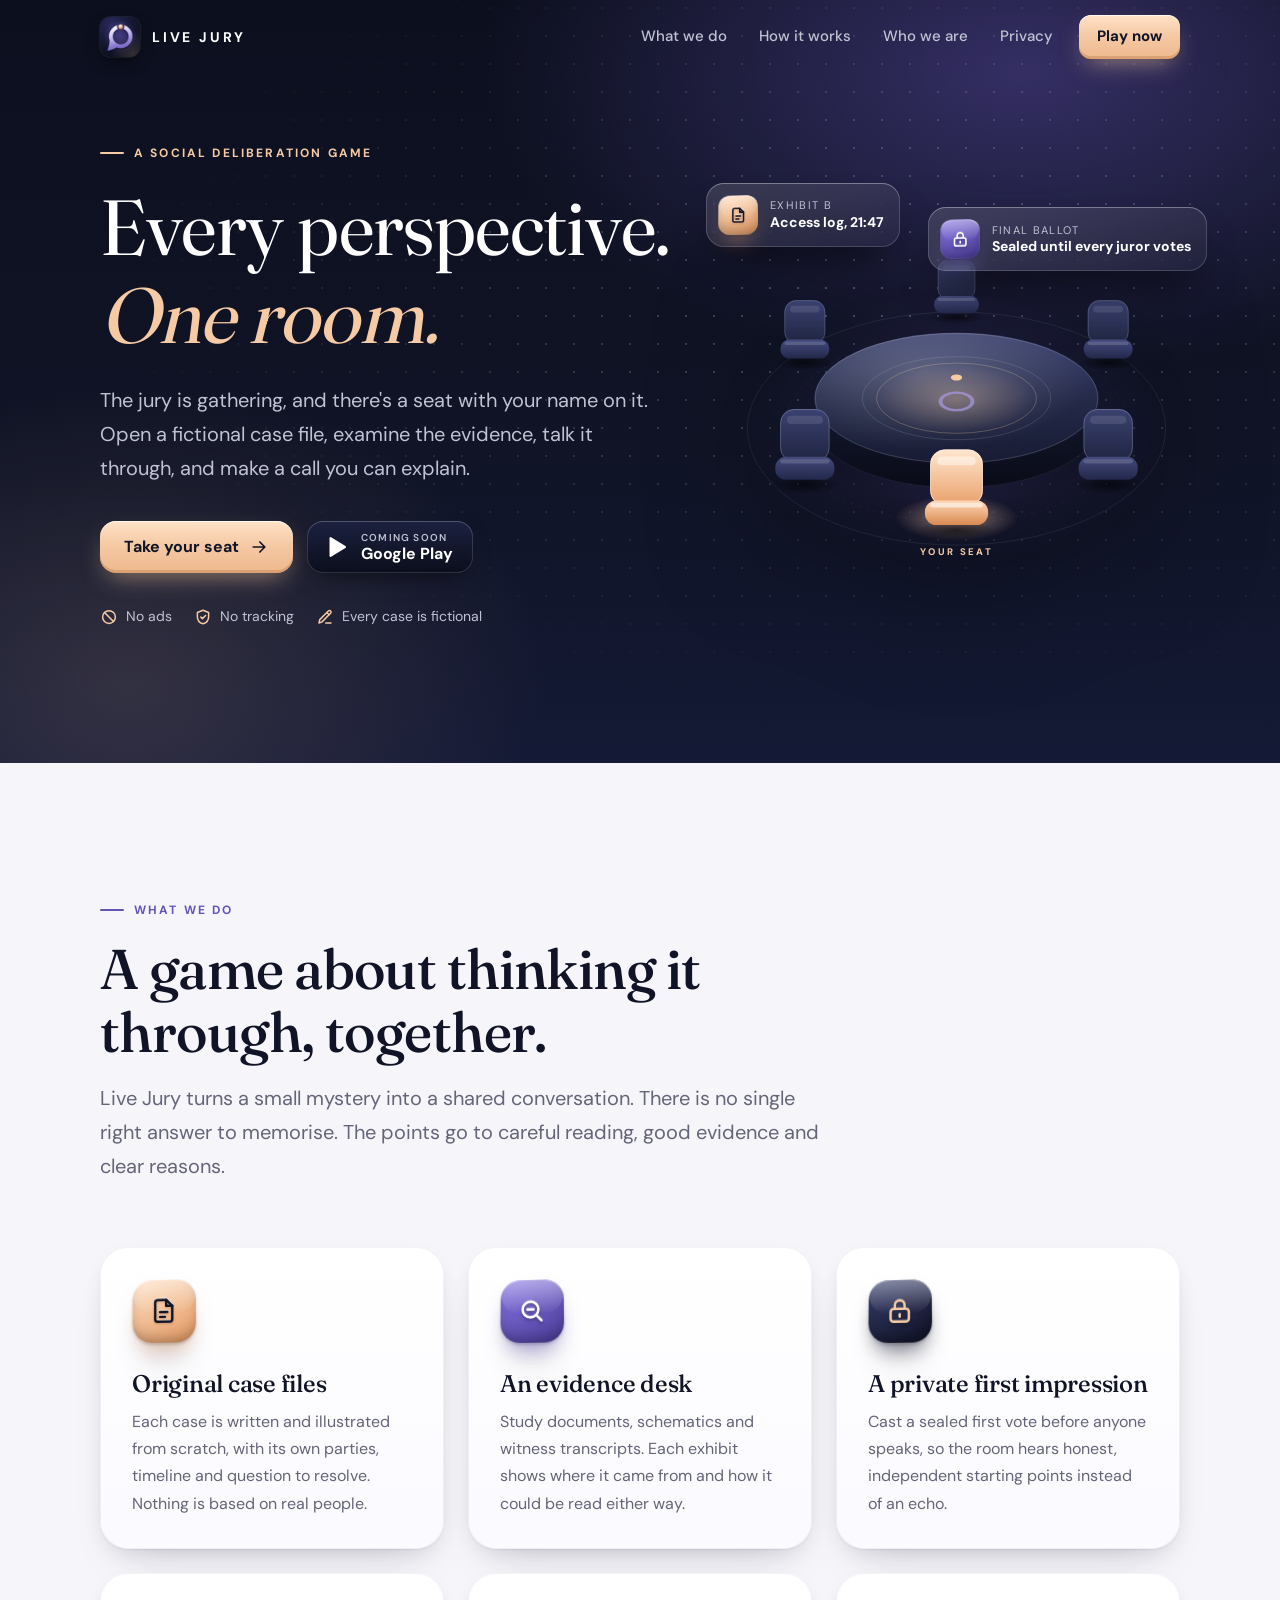
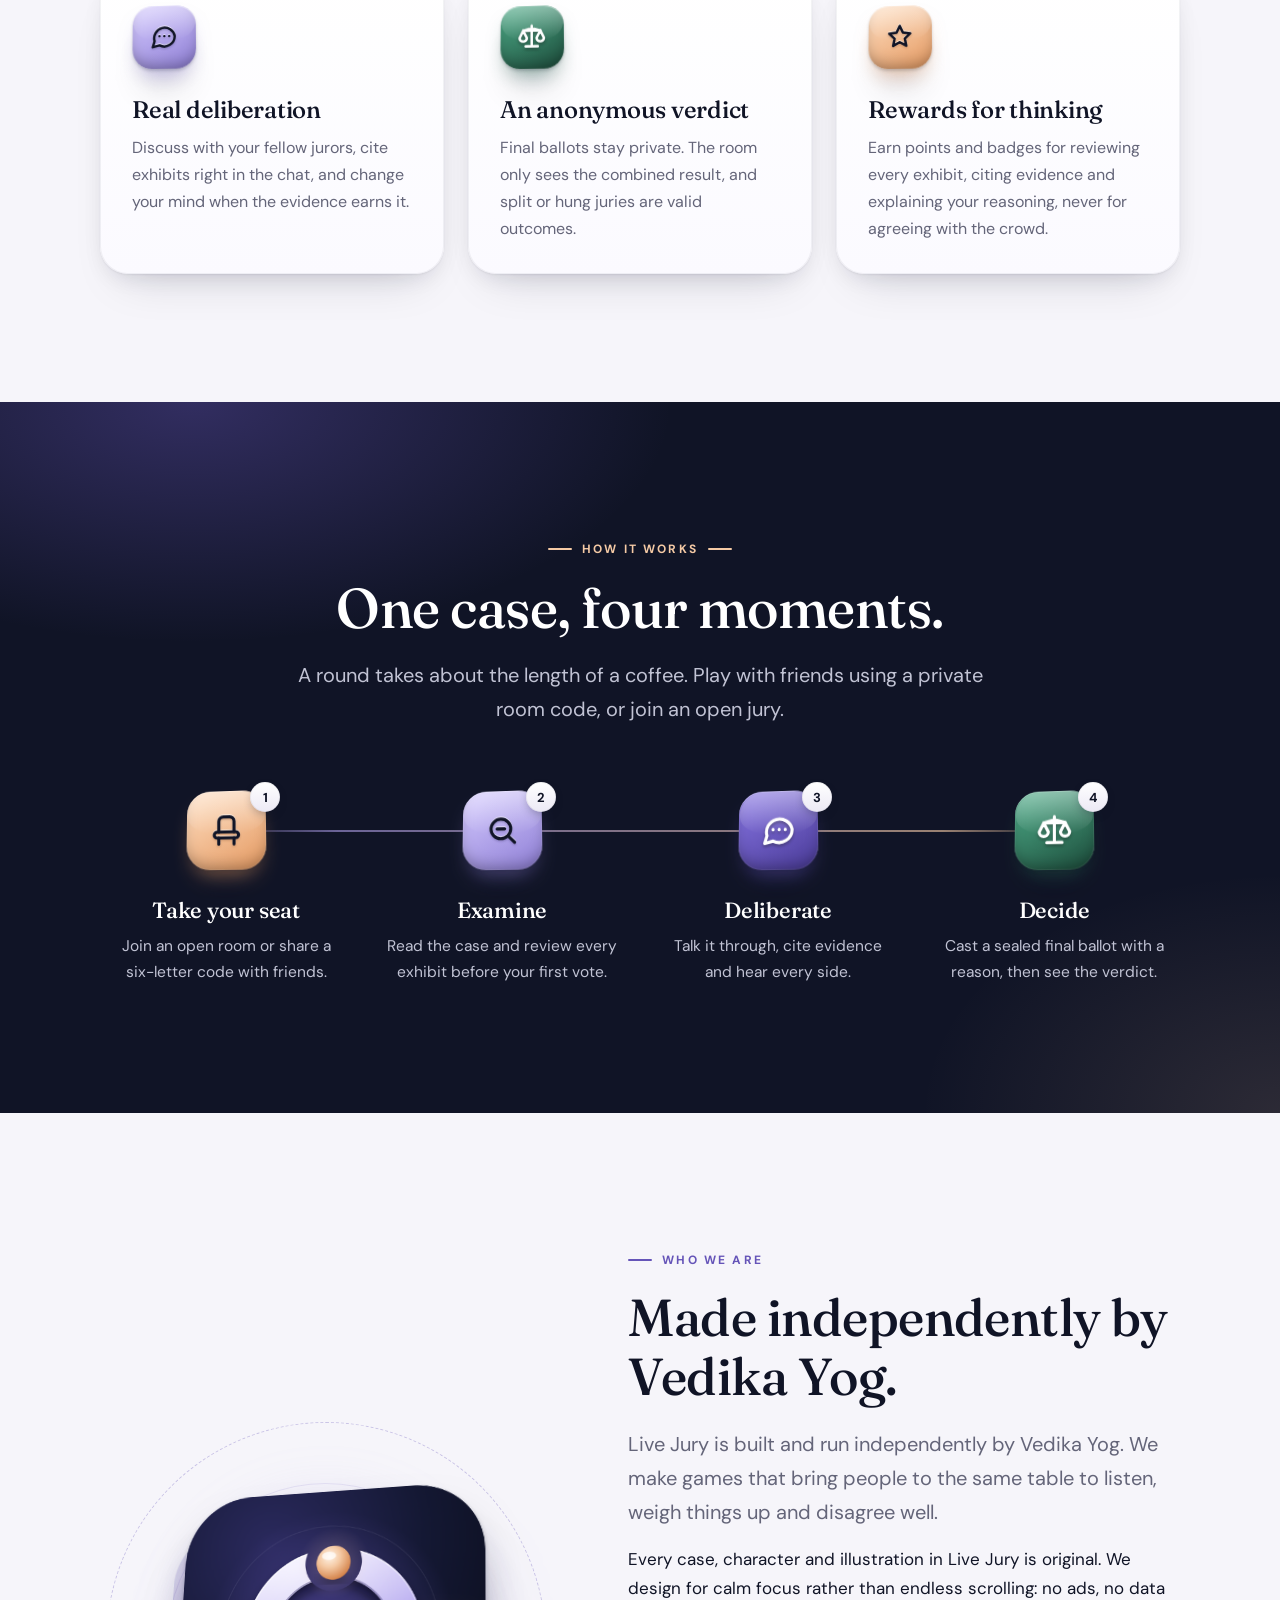
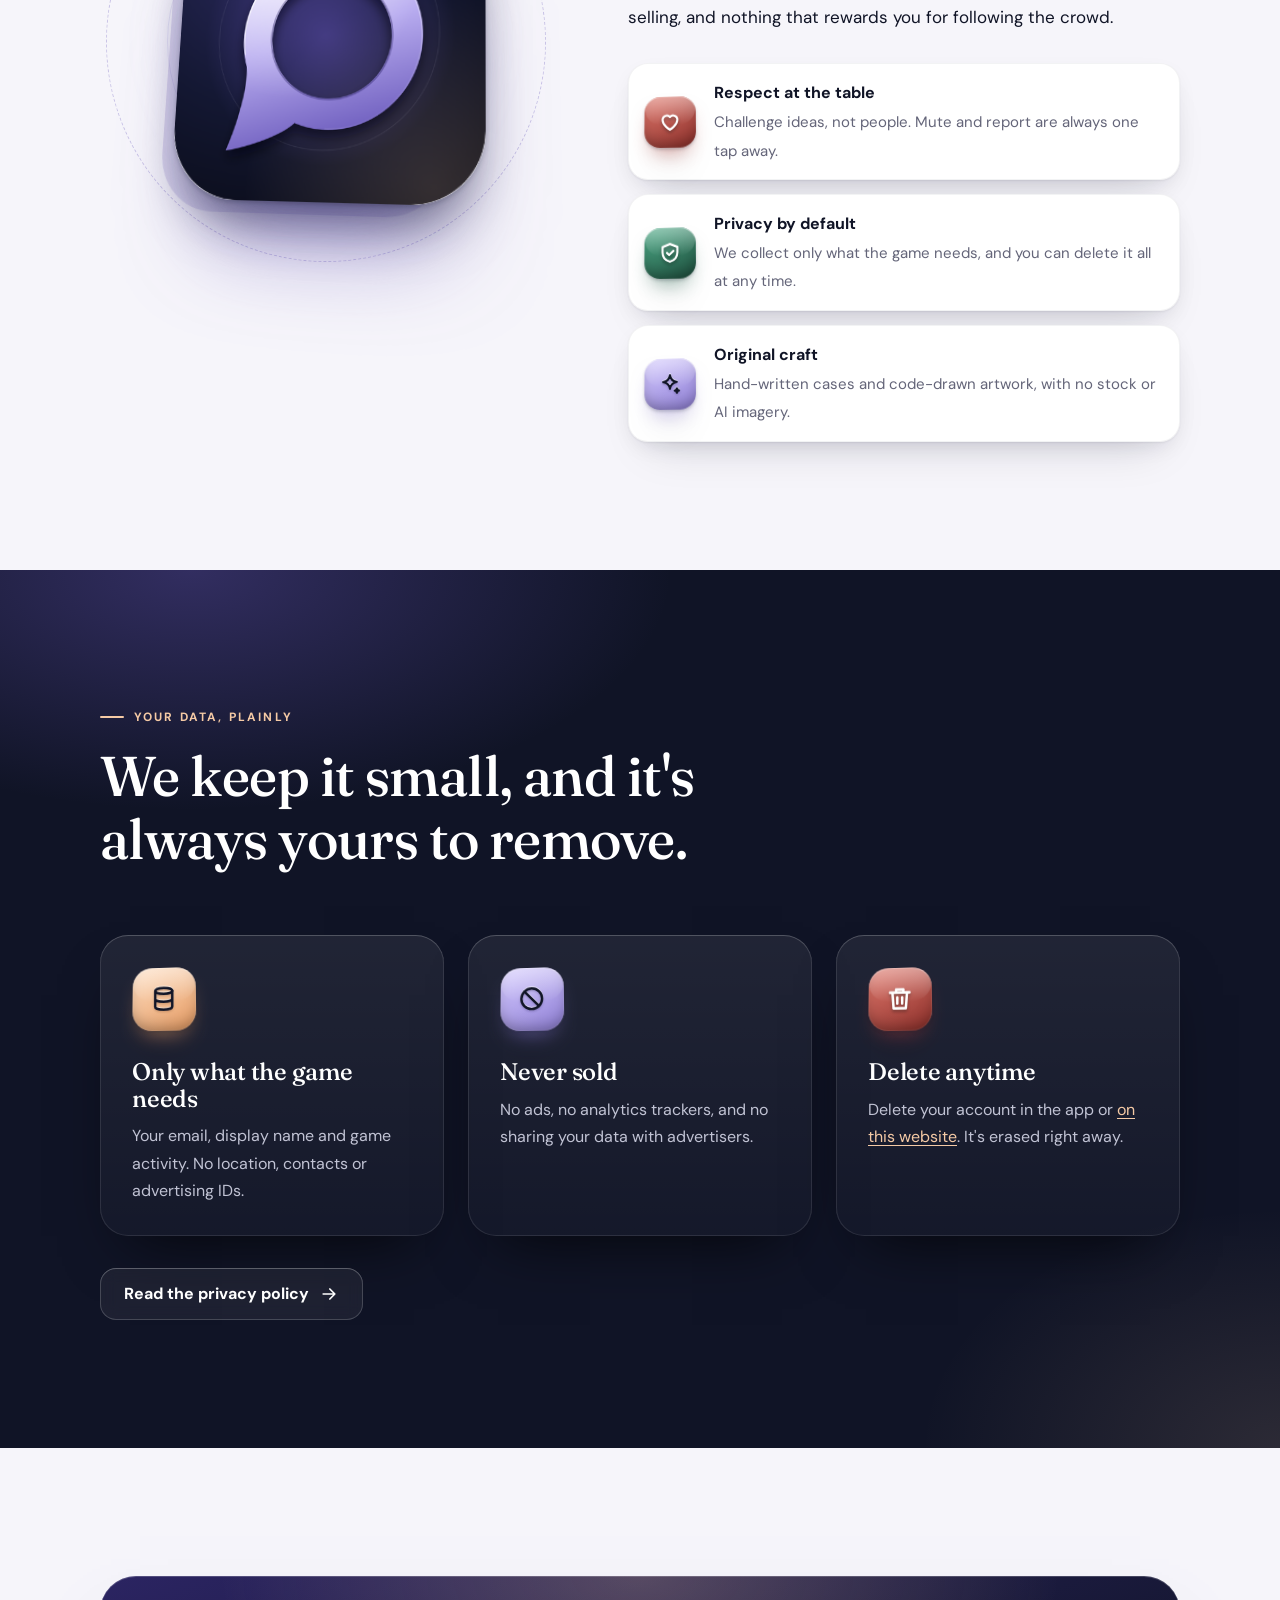
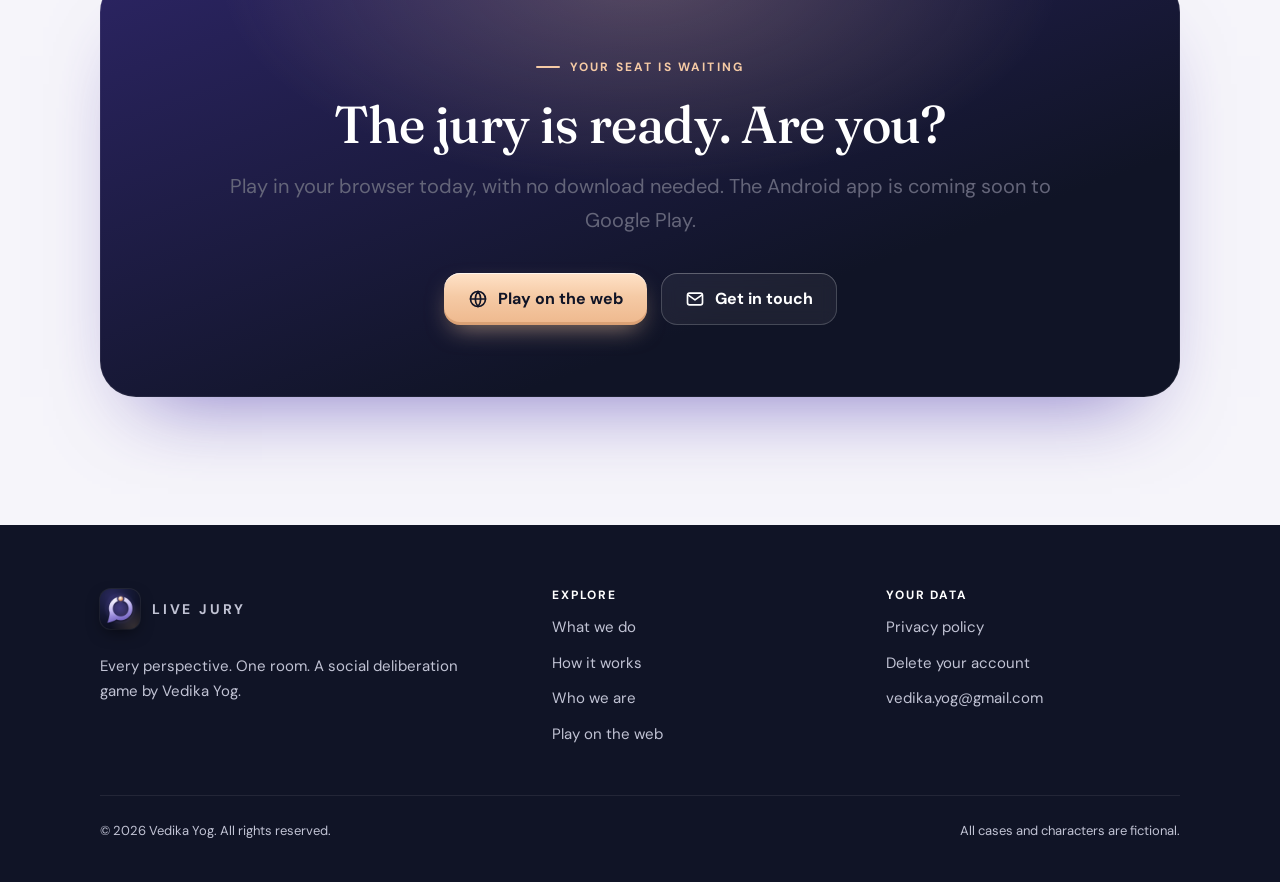
<file: website/index.html>
<!DOCTYPE html>
<html lang="en" class="no-js">
<head>
  <meta charset="UTF-8">
  <meta name="viewport" content="width=device-width, initial-scale=1.0">
  <title>Live Jury · Every perspective. One room.</title>
  <meta name="description" content="Live Jury is a social deliberation game. Review a fictional case, examine the evidence, deliberate with your jury and make a considered call.">
  <meta name="theme-color" content="#101426">
  <meta property="og:title" content="Live Jury · Every perspective. One room.">
  <meta property="og:description" content="Review a fictional case, weigh the evidence and deliberate with your jury.">
  <meta property="og:image" content="assets/img/og-image.png">
  <meta property="og:image:width" content="1024">
  <meta property="og:image:height" content="500">
  <meta name="twitter:card" content="summary_large_image">
  <meta property="og:type" content="website">
  <link rel="icon" type="image/png" href="assets/img/favicon.png">
  <link rel="apple-touch-icon" href="assets/img/icon-192.png">
  <link rel="preload" href="assets/fonts/Fraunces-Variable.ttf" as="font" type="font/ttf" crossorigin>
  <link rel="stylesheet" href="assets/css/site.css">
</head>
<body>
<svg xmlns="http://www.w3.org/2000/svg" style="display:none" aria-hidden="true">
  <symbol id="i-seat" viewBox="0 0 24 24" fill="none" stroke="currentColor" stroke-width="2" stroke-linecap="round" stroke-linejoin="round"><path d="M7 13V6a3 3 0 0 1 3-3h4a3 3 0 0 1 3 3v7"/><rect x="4" y="13" width="16" height="4" rx="2"/><path d="M7 17v4M17 17v4"/></symbol>
  <symbol id="i-file" viewBox="0 0 24 24" fill="none" stroke="currentColor" stroke-width="2" stroke-linecap="round" stroke-linejoin="round"><path d="M14 3H7a2 2 0 0 0-2 2v14a2 2 0 0 0 2 2h10a2 2 0 0 0 2-2V8z"/><path d="M14 3v5h5M9 13h6M9 17h4"/></symbol>
  <symbol id="i-search" viewBox="0 0 24 24" fill="none" stroke="currentColor" stroke-width="2" stroke-linecap="round" stroke-linejoin="round"><circle cx="11" cy="11" r="6.5"/><path d="m20 20-4.2-4.2M8.5 11h5"/></symbol>
  <symbol id="i-chat" viewBox="0 0 24 24" fill="none" stroke="currentColor" stroke-width="2" stroke-linecap="round" stroke-linejoin="round"><path d="M21 11.5a8.5 8.5 0 0 1-12.4 7.6L3 20.5l1.5-5A8.5 8.5 0 1 1 21 11.5z"/><path d="M8.5 11.5h.01M12.5 11.5h.01M16.5 11.5h.01"/></symbol>
  <symbol id="i-scale" viewBox="0 0 24 24" fill="none" stroke="currentColor" stroke-width="2" stroke-linecap="round" stroke-linejoin="round"><path d="M12 3v17M7 20h10M5 7h14M12 5l-7 2M12 5l7 2"/><path d="m5 7-3 6a3 3 0 0 0 6 0zM19 7l-3 6a3 3 0 0 0 6 0z"/></symbol>
  <symbol id="i-lock" viewBox="0 0 24 24" fill="none" stroke="currentColor" stroke-width="2" stroke-linecap="round" stroke-linejoin="round"><rect x="4.5" y="10.5" width="15" height="10.5" rx="2.5"/><path d="M8 10.5V7.5a4 4 0 0 1 8 0v3M12 15v2"/></symbol>
  <symbol id="i-users" viewBox="0 0 24 24" fill="none" stroke="currentColor" stroke-width="2" stroke-linecap="round" stroke-linejoin="round"><circle cx="9" cy="8" r="3.5"/><path d="M2.5 20a6.5 6.5 0 0 1 13 0"/><circle cx="17" cy="9" r="2.5"/><path d="M16 14.2a5 5 0 0 1 5.5 4.8"/></symbol>
  <symbol id="i-star" viewBox="0 0 24 24" fill="none" stroke="currentColor" stroke-width="2" stroke-linecap="round" stroke-linejoin="round"><path d="m12 3 2.6 5.6 6.1.7-4.5 4.2 1.2 6L12 16.5l-5.4 3 1.2-6-4.5-4.2 6.1-.7z"/></symbol>
  <symbol id="i-heart" viewBox="0 0 24 24" fill="none" stroke="currentColor" stroke-width="2" stroke-linecap="round" stroke-linejoin="round"><path d="M12 20s-7.5-4.6-7.5-10.2A4.3 4.3 0 0 1 12 7a4.3 4.3 0 0 1 7.5 2.8C19.5 15.4 12 20 12 20z"/></symbol>
  <symbol id="i-shield" viewBox="0 0 24 24" fill="none" stroke="currentColor" stroke-width="2" stroke-linecap="round" stroke-linejoin="round"><path d="M12 3 4.5 6v5.5c0 4.7 3.2 8.2 7.5 9.5 4.3-1.3 7.5-4.8 7.5-9.5V6z"/><path d="m9 12 2.2 2.2L15.5 10"/></symbol>
  <symbol id="i-pen" viewBox="0 0 24 24" fill="none" stroke="currentColor" stroke-width="2" stroke-linecap="round" stroke-linejoin="round"><path d="M4 20l1-4.5L16.5 4a2.1 2.1 0 0 1 3 3L8 18.5z"/><path d="m14.5 6 3 3M13 20h7"/></symbol>
  <symbol id="i-trash" viewBox="0 0 24 24" fill="none" stroke="currentColor" stroke-width="2" stroke-linecap="round" stroke-linejoin="round"><path d="M4 7h16M9 7V4.5h6V7M6 7l1 13h10l1-13M10 11v5M14 11v5"/></symbol>
  <symbol id="i-globe" viewBox="0 0 24 24" fill="none" stroke="currentColor" stroke-width="2" stroke-linecap="round" stroke-linejoin="round"><circle cx="12" cy="12" r="9"/><path d="M3 12h18M12 3a14 14 0 0 1 0 18M12 3a14 14 0 0 0 0 18"/></symbol>
  <symbol id="i-play" viewBox="0 0 24 24" fill="currentColor"><path d="M6 3.8v16.4a1 1 0 0 0 1.5.9l13.2-8.2a1 1 0 0 0 0-1.8L7.5 2.9A1 1 0 0 0 6 3.8z"/></symbol>
  <symbol id="i-check" viewBox="0 0 24 24" fill="none" stroke="currentColor" stroke-width="2.4" stroke-linecap="round" stroke-linejoin="round"><path d="m5 12.5 4.5 4.5L19 7.5"/></symbol>
  <symbol id="i-mail" viewBox="0 0 24 24" fill="none" stroke="currentColor" stroke-width="2" stroke-linecap="round" stroke-linejoin="round"><rect x="3" y="5" width="18" height="14" rx="2.5"/><path d="m3.5 7 8.5 6 8.5-6"/></symbol>
  <symbol id="i-menu" viewBox="0 0 24 24" fill="none" stroke="currentColor" stroke-width="2" stroke-linecap="round"><path d="M4 7h16M4 12h16M4 17h16"/></symbol>
  <symbol id="i-arrow" viewBox="0 0 24 24" fill="none" stroke="currentColor" stroke-width="2" stroke-linecap="round" stroke-linejoin="round"><path d="M5 12h14M13 6l6 6-6 6"/></symbol>
  <symbol id="i-ban" viewBox="0 0 24 24" fill="none" stroke="currentColor" stroke-width="2" stroke-linecap="round"><circle cx="12" cy="12" r="8.5"/><path d="m6 6 12 12"/></symbol>
  <symbol id="i-db" viewBox="0 0 24 24" fill="none" stroke="currentColor" stroke-width="2" stroke-linecap="round" stroke-linejoin="round"><ellipse cx="12" cy="5.5" rx="7" ry="2.5"/><path d="M5 5.5v13c0 1.4 3.1 2.5 7 2.5s7-1.1 7-2.5v-13M5 12c0 1.4 3.1 2.5 7 2.5s7-1.1 7-2.5"/></symbol>
  <symbol id="i-clock" viewBox="0 0 24 24" fill="none" stroke="currentColor" stroke-width="2" stroke-linecap="round" stroke-linejoin="round"><circle cx="12" cy="12" r="8.5"/><path d="M12 7.5V12l3 2"/></symbol>
  <symbol id="i-user" viewBox="0 0 24 24" fill="none" stroke="currentColor" stroke-width="2" stroke-linecap="round" stroke-linejoin="round"><circle cx="12" cy="8" r="4"/><path d="M4.5 21a7.5 7.5 0 0 1 15 0"/></symbol>
  <symbol id="i-refresh" viewBox="0 0 24 24" fill="none" stroke="currentColor" stroke-width="2" stroke-linecap="round" stroke-linejoin="round"><path d="M20 11A8 8 0 0 0 5.3 7.5M4 4v4h4M4 13a8 8 0 0 0 14.7 3.5M20 20v-4h-4"/></symbol>
  <symbol id="i-key" viewBox="0 0 24 24" fill="none" stroke="currentColor" stroke-width="2" stroke-linecap="round" stroke-linejoin="round"><circle cx="8" cy="15" r="4.5"/><path d="M11.2 11.8 20 3M16 7l3 3M13.5 9.5l2 2"/></symbol>
  <symbol id="i-sparkle" viewBox="0 0 24 24" fill="none" stroke="currentColor" stroke-width="2" stroke-linecap="round" stroke-linejoin="round"><path d="M12 3c.6 4.2 2.8 6.4 7 7-4.2.6-6.4 2.8-7 7-.6-4.2-2.8-6.4-7-7 4.2-.6 6.4-2.8 7-7zM19 16.5c.2 1.4.9 2.1 2.3 2.3-1.4.2-2.1.9-2.3 2.3-.2-1.4-.9-2.1-2.3-2.3 1.4-.2 2.1-.9 2.3-2.3z"/></symbol>
  <symbol id="i-flag" viewBox="0 0 24 24" fill="none" stroke="currentColor" stroke-width="2" stroke-linecap="round" stroke-linejoin="round"><path d="M5 21V4M5 4h11l-2 4 2 4H5"/></symbol>
</svg>
<a class="skip" href="#main">Skip to content</a>

<header class="site-header">
  <nav class="wrap nav" aria-label="Main">
    <a class="brand" href="./"><img src="assets/img/icon-192.png" alt="" width="40" height="40">LIVE JURY</a>
    <button class="menu-toggle" type="button" aria-expanded="false" aria-controls="nav-links" aria-label="Open menu"><svg><use href="#i-menu"/></svg></button>
    <ul class="nav-links" id="nav-links">
      <li><a href="#what">What we do</a></li>
      <li><a href="#how">How it works</a></li>
      <li><a href="#who">Who we are</a></li>
      <li><a href="privacy.html">Privacy</a></li>
      <li><a class="btn btn-primary" href="https://live-jury.web.app" rel="noopener">Play now</a></li>
    </ul>
  </nav>
</header>

<main id="main">
  <section class="hero on-dark">
    <div class="wrap hero-grid">
      <div>
        <span class="eyebrow reveal">A social deliberation game</span>
        <h1 class="reveal" data-delay="1"><span class="nowrap">Every perspective.</span><br><em>One room.</em></h1>
        <p class="lead reveal" data-delay="2">The jury is gathering, and there's a seat with your name on it. Open a fictional case file, examine the evidence, talk it through, and make a call you can explain.</p>
        <div class="hero-actions reveal" data-delay="3">
          <a class="btn btn-primary" href="https://live-jury.web.app" rel="noopener">Take your seat <svg aria-hidden="true"><use href="#i-arrow"/></svg></a>
          <span class="store-badge" aria-label="Coming soon to Google Play">
            <svg aria-hidden="true"><use href="#i-play"/></svg>
            <span><small>Coming soon</small><strong>Google Play</strong></span>
          </span>
        </div>
        <ul class="trust reveal" data-delay="3">
          <li><svg aria-hidden="true"><use href="#i-ban"/></svg>No ads</li>
          <li><svg aria-hidden="true"><use href="#i-shield"/></svg>No tracking</li>
          <li><svg aria-hidden="true"><use href="#i-pen"/></svg>Every case is fictional</li>
        </ul>
      </div>
      <div class="chamber reveal" data-delay="2">
        <svg class="table" viewBox="0 0 560 500" role="img" aria-label="Jurors gathered around an illuminated table. The glowing seat is yours.">
<defs>
  <radialGradient id="floor" cx="50%" cy="50%" r="50%"><stop offset="0" stop-color="#6554b8" stop-opacity=".55"/><stop offset=".6" stop-color="#6554b8" stop-opacity=".12"/><stop offset="1" stop-color="#6554b8" stop-opacity="0"/></radialGradient>
  <linearGradient id="tableTop" x1="0" y1="0" x2="0" y2="1"><stop offset="0" stop-color="#3a416e"/><stop offset=".55" stop-color="#232847"/><stop offset="1" stop-color="#171b33"/></linearGradient>
  <linearGradient id="tableSide" x1="0" y1="0" x2="0" y2="1"><stop offset="0" stop-color="#151930"/><stop offset="1" stop-color="#090b17"/></linearGradient>
  <radialGradient id="tableShine" cx="38%" cy="30%" r="60%"><stop offset="0" stop-color="#ffffff" stop-opacity=".22"/><stop offset="1" stop-color="#ffffff" stop-opacity="0"/></radialGradient>
  <radialGradient id="centerGlow" cx="50%" cy="50%" r="50%"><stop offset="0" stop-color="#f5caa5" stop-opacity=".35"/><stop offset="1" stop-color="#f5caa5" stop-opacity="0"/></radialGradient>
  <linearGradient id="seatBack" x1="0" y1="0" x2="0" y2="1"><stop offset="0" stop-color="#3b4270"/><stop offset="1" stop-color="#1f2440"/></linearGradient>
  <linearGradient id="seatCushion" x1="0" y1="0" x2="0" y2="1"><stop offset="0" stop-color="#454c7d"/><stop offset="1" stop-color="#22274a"/></linearGradient>
  <linearGradient id="youBack" x1="0" y1="0" x2="0" y2="1"><stop offset="0" stop-color="#ffe6cf"/><stop offset="1" stop-color="#e9a06a"/></linearGradient>
  <linearGradient id="youCushion" x1="0" y1="0" x2="0" y2="1"><stop offset="0" stop-color="#ffd9b8"/><stop offset="1" stop-color="#d98a52"/></linearGradient>
  <radialGradient id="youHalo" cx="50%" cy="50%" r="50%"><stop offset="0" stop-color="#f5caa5" stop-opacity=".55"/><stop offset="1" stop-color="#f5caa5" stop-opacity="0"/></radialGradient>
  <radialGradient id="castShadow" cx="50%" cy="50%" r="50%"><stop offset="0" stop-color="#000" stop-opacity=".55"/><stop offset="1" stop-color="#000" stop-opacity="0"/></radialGradient>
  <radialGradient id="tableCast" cx="50%" cy="50%" r="50%"><stop offset="0" stop-color="#000" stop-opacity=".6"/><stop offset="1" stop-color="#000" stop-opacity="0"/></radialGradient>
</defs>
<ellipse cx="280" cy="300" rx="270" ry="170" fill="url(#floor)"/>
<ellipse cx="280" cy="300" rx="262" ry="146" fill="none" stroke="rgba(193,195,212,.12)"/>
<ellipse cx="280" cy="300" rx="216" ry="118" fill="none" stroke="rgba(193,195,212,.08)" stroke-dasharray="3 7"/>
<g transform="translate(90.0 188.6) scale(0.85)">
  <ellipse cx="0" cy="34" rx="44" ry="11" fill="url(#castShadow)"/>
  <rect x="-30" y="-58" width="60" height="64" rx="17" fill="url(#seatBack)"/>
  <rect x="-29.5" y="-57.5" width="59" height="63" rx="16.5" fill="none" stroke="rgba(193,195,212,.35)"/>
  <rect x="-22" y="-50" width="44" height="10" rx="5" fill="rgba(255,255,255,.10)"/>
  <rect x="-36" y="0" width="72" height="28" rx="13" fill="url(#seatCushion)"/>
  <rect x="-30" y="3" width="60" height="5" rx="2.5" fill="rgba(255,255,255,.14)"/>
</g>
<g transform="translate(280.0 134.0) scale(0.78)">
  <ellipse cx="0" cy="34" rx="44" ry="11" fill="url(#castShadow)"/>
  <rect x="-30" y="-58" width="60" height="64" rx="17" fill="url(#seatBack)"/>
  <rect x="-29.5" y="-57.5" width="59" height="63" rx="16.5" fill="none" stroke="rgba(193,195,212,.35)"/>
  <rect x="-22" y="-50" width="44" height="10" rx="5" fill="rgba(255,255,255,.10)"/>
  <rect x="-36" y="0" width="72" height="28" rx="13" fill="url(#seatCushion)"/>
  <rect x="-30" y="3" width="60" height="5" rx="2.5" fill="rgba(255,255,255,.14)"/>
</g>
<g transform="translate(470.0 188.6) scale(0.85)">
  <ellipse cx="0" cy="34" rx="44" ry="11" fill="url(#castShadow)"/>
  <rect x="-30" y="-58" width="60" height="64" rx="17" fill="url(#seatBack)"/>
  <rect x="-29.5" y="-57.5" width="59" height="63" rx="16.5" fill="none" stroke="rgba(193,195,212,.35)"/>
  <rect x="-22" y="-50" width="44" height="10" rx="5" fill="rgba(255,255,255,.10)"/>
  <rect x="-36" y="0" width="72" height="28" rx="13" fill="url(#seatCushion)"/>
  <rect x="-30" y="3" width="60" height="5" rx="2.5" fill="rgba(255,255,255,.14)"/>
</g>
<ellipse cx="280" cy="320" rx="200" ry="70" fill="url(#tableCast)"/>
<path d="M102 262 v30 a178 82 0 0 0 356 0 v-30 z" fill="url(#tableSide)"/>
<path d="M102 292 a178 82 0 0 0 356 0" fill="none" stroke="rgba(255,255,255,.06)"/>
<ellipse cx="280" cy="262" rx="178" ry="82" fill="url(#tableTop)"/>
<ellipse cx="280" cy="262" rx="178" ry="82" fill="url(#tableShine)"/>
<ellipse cx="280" cy="262" rx="177" ry="81" fill="none" stroke="rgba(255,255,255,.18)"/>
<ellipse cx="280" cy="262" rx="118" ry="52" fill="none" stroke="rgba(193,195,212,.22)"/>
<ellipse cx="280" cy="262" rx="100" ry="44" fill="url(#centerGlow)"/>
<ellipse cx="280" cy="262" rx="100" ry="44" fill="none" stroke="rgba(245,202,165,.35)"/>
<circle cx="280" cy="266" r="20" fill="none" stroke="#a99ae3" stroke-opacity=".7" stroke-width="5" transform="translate(0 119.7) scale(1 .55)"/>
<circle cx="280" cy="236" r="7" fill="#f5caa5" transform="translate(0 106.2) scale(1 .55)"/>
<g transform="translate(470.0 335.4) scale(1.03)">
  <ellipse cx="0" cy="34" rx="44" ry="11" fill="url(#castShadow)"/>
  <rect x="-30" y="-58" width="60" height="64" rx="17" fill="url(#seatBack)"/>
  <rect x="-29.5" y="-57.5" width="59" height="63" rx="16.5" fill="none" stroke="rgba(193,195,212,.35)"/>
  <rect x="-22" y="-50" width="44" height="10" rx="5" fill="rgba(255,255,255,.10)"/>
  <rect x="-36" y="0" width="72" height="28" rx="13" fill="url(#seatCushion)"/>
  <rect x="-30" y="3" width="60" height="5" rx="2.5" fill="rgba(255,255,255,.14)"/>
</g>
<g transform="translate(90.0 335.4) scale(1.03)">
  <ellipse cx="0" cy="34" rx="44" ry="11" fill="url(#castShadow)"/>
  <rect x="-30" y="-58" width="60" height="64" rx="17" fill="url(#seatBack)"/>
  <rect x="-29.5" y="-57.5" width="59" height="63" rx="16.5" fill="none" stroke="rgba(193,195,212,.35)"/>
  <rect x="-22" y="-50" width="44" height="10" rx="5" fill="rgba(255,255,255,.10)"/>
  <rect x="-36" y="0" width="72" height="28" rx="13" fill="url(#seatCushion)"/>
  <rect x="-30" y="3" width="60" height="5" rx="2.5" fill="rgba(255,255,255,.14)"/>
</g>
<g transform="translate(280.0 390.0) scale(1.10)"><ellipse cx="0" cy="20" rx="70" ry="26" fill="url(#youHalo)"/>
  <ellipse cx="0" cy="34" rx="44" ry="11" fill="url(#castShadow)"/>
  <rect x="-30" y="-58" width="60" height="64" rx="17" fill="url(#youBack)"/>
  <rect x="-29.5" y="-57.5" width="59" height="63" rx="16.5" fill="none" stroke="rgba(255,240,225,.7)"/>
  <rect x="-22" y="-50" width="44" height="10" rx="5" fill="rgba(255,255,255,.45)"/>
  <rect x="-36" y="0" width="72" height="28" rx="13" fill="url(#youCushion)"/>
  <rect x="-30" y="3" width="60" height="5" rx="2.5" fill="rgba(255,255,255,.55)"/>
</g>
<text x="280.0" y="458.2" text-anchor="middle" font-family="DM Sans, sans-serif" font-size="12" font-weight="700" letter-spacing="3" fill="#f5caa5">YOUR SEAT</text>
</svg>
        <div class="float-card a" aria-hidden="true">
          <span class="icon apricot"><svg><use href="#i-file"/></svg></span>
          <span><small>Exhibit B</small><strong>Access log, 21:47</strong></span>
        </div>
        <div class="float-card b" aria-hidden="true">
          <span class="icon"><svg><use href="#i-lock"/></svg></span>
          <span><small>Final ballot</small><strong>Sealed until every juror votes</strong></span>
        </div>
      </div>
    </div>
  </section>

  <section id="what">
    <div class="wrap">
      <div class="section-head reveal">
        <span class="eyebrow">What we do</span>
        <h2>A game about thinking it through, together.</h2>
        <p class="lead">Live Jury turns a small mystery into a shared conversation. There is no single right answer to memorise. The points go to careful reading, good evidence and clear reasons.</p>
      </div>
      <div class="grid-3">
        <article class="card lift reveal">
          <span class="icon apricot"><svg><use href="#i-file"/></svg></span>
          <h3>Original case files</h3>
          <p>Each case is written and illustrated from scratch, with its own parties, timeline and question to resolve. Nothing is based on real people.</p>
        </article>
        <article class="card lift reveal" data-delay="1">
          <span class="icon"><svg><use href="#i-search"/></svg></span>
          <h3>An evidence desk</h3>
          <p>Study documents, schematics and witness transcripts. Each exhibit shows where it came from and how it could be read either way.</p>
        </article>
        <article class="card lift reveal" data-delay="2">
          <span class="icon night"><svg><use href="#i-lock"/></svg></span>
          <h3>A private first impression</h3>
          <p>Cast a sealed first vote before anyone speaks, so the room hears honest, independent starting points instead of an echo.</p>
        </article>
        <article class="card lift reveal">
          <span class="icon glow"><svg><use href="#i-chat"/></svg></span>
          <h3>Real deliberation</h3>
          <p>Discuss with your fellow jurors, cite exhibits right in the chat, and change your mind when the evidence earns it.</p>
        </article>
        <article class="card lift reveal" data-delay="1">
          <span class="icon forest"><svg><use href="#i-scale"/></svg></span>
          <h3>An anonymous verdict</h3>
          <p>Final ballots stay private. The room only sees the combined result, and split or hung juries are valid outcomes.</p>
        </article>
        <article class="card lift reveal" data-delay="2">
          <span class="icon apricot"><svg><use href="#i-star"/></svg></span>
          <h3>Rewards for thinking</h3>
          <p>Earn points and badges for reviewing every exhibit, citing evidence and explaining your reasoning, never for agreeing with the crowd.</p>
        </article>
      </div>
    </div>
  </section>

  <section id="how" class="band on-dark">
    <div class="wrap">
      <div class="section-head center reveal">
        <span class="eyebrow">How it works</span>
        <h2>One case, four moments.</h2>
        <p class="lead" style="margin:0 auto">A round takes about the length of a coffee. Play with friends using a private room code, or join an open jury.</p>
      </div>
      <ol class="steps">
        <li class="step lift reveal">
          <span class="num">1</span>
          <span class="icon apricot"><svg><use href="#i-seat"/></svg></span>
          <h3>Take your seat</h3>
          <p>Join an open room or share a six-letter code with friends.</p>
        </li>
        <li class="step lift reveal" data-delay="1">
          <span class="num">2</span>
          <span class="icon glow"><svg><use href="#i-search"/></svg></span>
          <h3>Examine</h3>
          <p>Read the case and review every exhibit before your first vote.</p>
        </li>
        <li class="step lift reveal" data-delay="2">
          <span class="num">3</span>
          <span class="icon"><svg><use href="#i-chat"/></svg></span>
          <h3>Deliberate</h3>
          <p>Talk it through, cite evidence and hear every side.</p>
        </li>
        <li class="step lift reveal" data-delay="3">
          <span class="num">4</span>
          <span class="icon forest"><svg><use href="#i-scale"/></svg></span>
          <h3>Decide</h3>
          <p>Cast a sealed final ballot with a reason, then see the verdict.</p>
        </li>
      </ol>
    </div>
  </section>

  <section id="who">
    <div class="wrap about">
      <div class="about-art reveal">
        <span class="orbit"></span><span class="orbit inner"></span>
        <img src="assets/img/icon-512.png" alt="The Live Jury logo: a speech-bubble ring with a glowing seat at the top" width="512" height="512">
      </div>
      <div>
        <span class="eyebrow reveal">Who we are</span>
        <h2 class="reveal" data-delay="1">Made independently by Vedika Yog.</h2>
        <p class="lead reveal" data-delay="2">Live Jury is built and run independently by Vedika Yog. We make games that bring people to the same table to listen, weigh things up and disagree well.</p>
        <p class="reveal" data-delay="2">Every case, character and illustration in Live Jury is original. We design for calm focus rather than endless scrolling: no ads, no data selling, and nothing that rewards you for following the crowd.</p>
        <div class="values">
          <div class="value lift reveal">
            <span class="icon clay"><svg><use href="#i-heart"/></svg></span>
            <div><strong>Respect at the table</strong><span>Challenge ideas, not people. Mute and report are always one tap away.</span></div>
          </div>
          <div class="value lift reveal" data-delay="1">
            <span class="icon forest"><svg><use href="#i-shield"/></svg></span>
            <div><strong>Privacy by default</strong><span>We collect only what the game needs, and you can delete it all at any time.</span></div>
          </div>
          <div class="value lift reveal" data-delay="2">
            <span class="icon glow"><svg><use href="#i-sparkle"/></svg></span>
            <div><strong>Original craft</strong><span>Hand-written cases and code-drawn artwork, with no stock or AI imagery.</span></div>
          </div>
        </div>
      </div>
    </div>
  </section>

  <section class="band on-dark">
    <div class="wrap">
      <div class="section-head reveal">
        <span class="eyebrow">Your data, plainly</span>
        <h2>We keep it small, and it's always yours to remove.</h2>
      </div>
      <div class="grid-3">
        <div class="card lift reveal">
          <span class="icon apricot"><svg><use href="#i-db"/></svg></span>
          <h3>Only what the game needs</h3>
          <p>Your email, display name and game activity. No location, contacts or advertising IDs.</p>
        </div>
        <div class="card lift reveal" data-delay="1">
          <span class="icon glow"><svg><use href="#i-ban"/></svg></span>
          <h3>Never sold</h3>
          <p>No ads, no analytics trackers, and no sharing your data with advertisers.</p>
        </div>
        <div class="card lift reveal" data-delay="2">
          <span class="icon clay"><svg><use href="#i-trash"/></svg></span>
          <h3>Delete anytime</h3>
          <p>Delete your account in the app or <a href="delete-account.html" style="color:var(--apricot)">on this website</a>. It's erased right away.</p>
        </div>
      </div>
      <p class="reveal" style="margin-top:32px"><a class="btn btn-ghost" href="privacy.html">Read the privacy policy <svg aria-hidden="true"><use href="#i-arrow"/></svg></a></p>
    </div>
  </section>

  <section>
    <div class="wrap">
      <div class="cta reveal">
        <span class="eyebrow on-dark">Your seat is waiting</span>
        <h2>The jury is ready. Are you?</h2>
        <p class="lead">Play in your browser today, with no download needed. The Android app is coming soon to Google Play.</p>
        <div class="hero-actions">
          <a class="btn btn-primary" href="https://live-jury.web.app" rel="noopener"><svg aria-hidden="true"><use href="#i-globe"/></svg>Play on the web</a>
          <a class="btn btn-ghost" href="mailto:vedika.yog@gmail.com"><svg aria-hidden="true"><use href="#i-mail"/></svg>Get in touch</a>
        </div>
      </div>
    </div>
  </section>
</main>

<footer class="site-footer">
  <div class="wrap">
    <div class="footer-grid">
      <div>
        <a class="brand" href="./"><img src="assets/img/icon-192.png" alt="" width="40" height="40">LIVE JURY</a>
        <p>Every perspective. One room. A social deliberation game by Vedika Yog.</p>
      </div>
      <div>
        <h4>Explore</h4>
        <ul>
          <li><a href="./#what">What we do</a></li>
          <li><a href="./#how">How it works</a></li>
          <li><a href="./#who">Who we are</a></li>
          <li><a href="https://live-jury.web.app" rel="noopener">Play on the web</a></li>
        </ul>
      </div>
      <div>
        <h4>Your data</h4>
        <ul>
          <li><a href="privacy.html">Privacy policy</a></li>
          <li><a href="delete-account.html">Delete your account</a></li>
          <li><a href="mailto:vedika.yog@gmail.com">vedika.yog@gmail.com</a></li>
        </ul>
      </div>
    </div>
    <div class="footer-bottom">
      <span>© <span data-year>2026</span> Vedika Yog. All rights reserved.</span>
      <span>All cases and characters are fictional.</span>
    </div>
  </div>
</footer>
<script src="assets/js/site.js"></script>
</body>
</html>
</file>
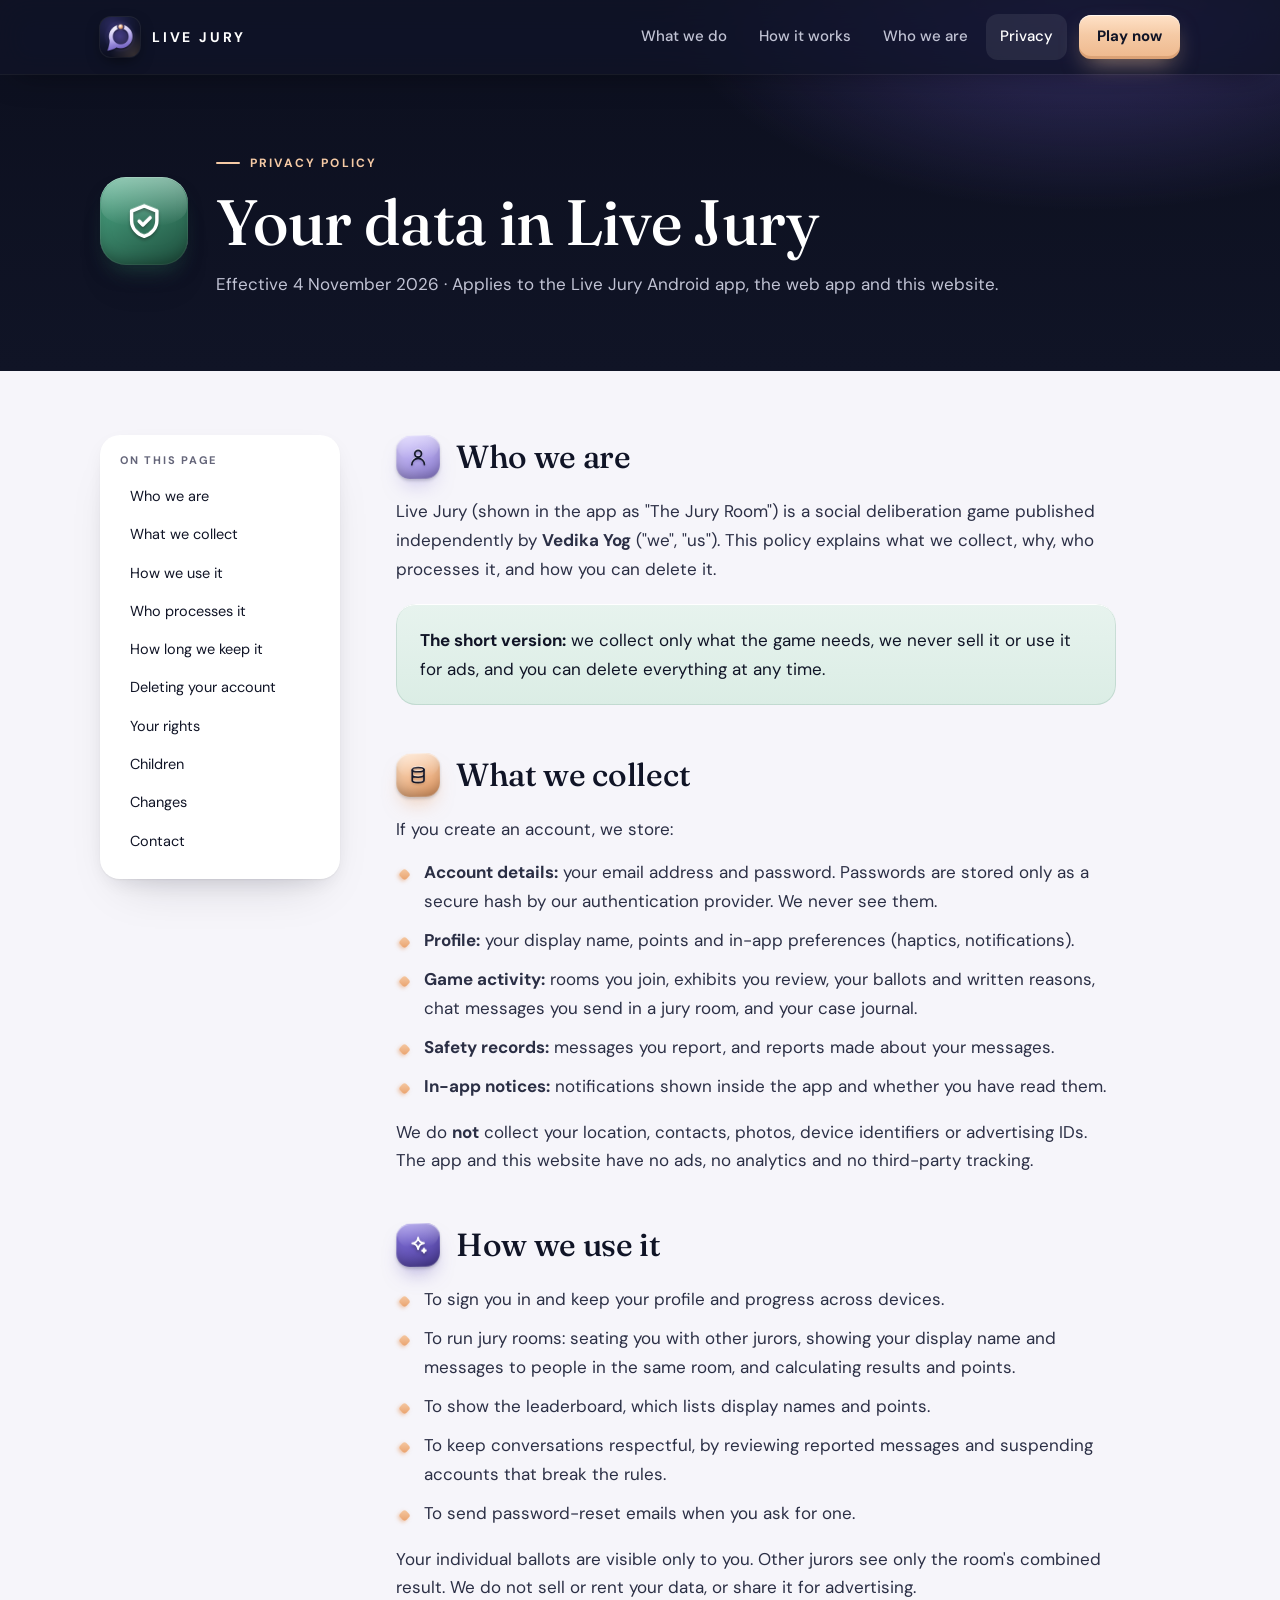
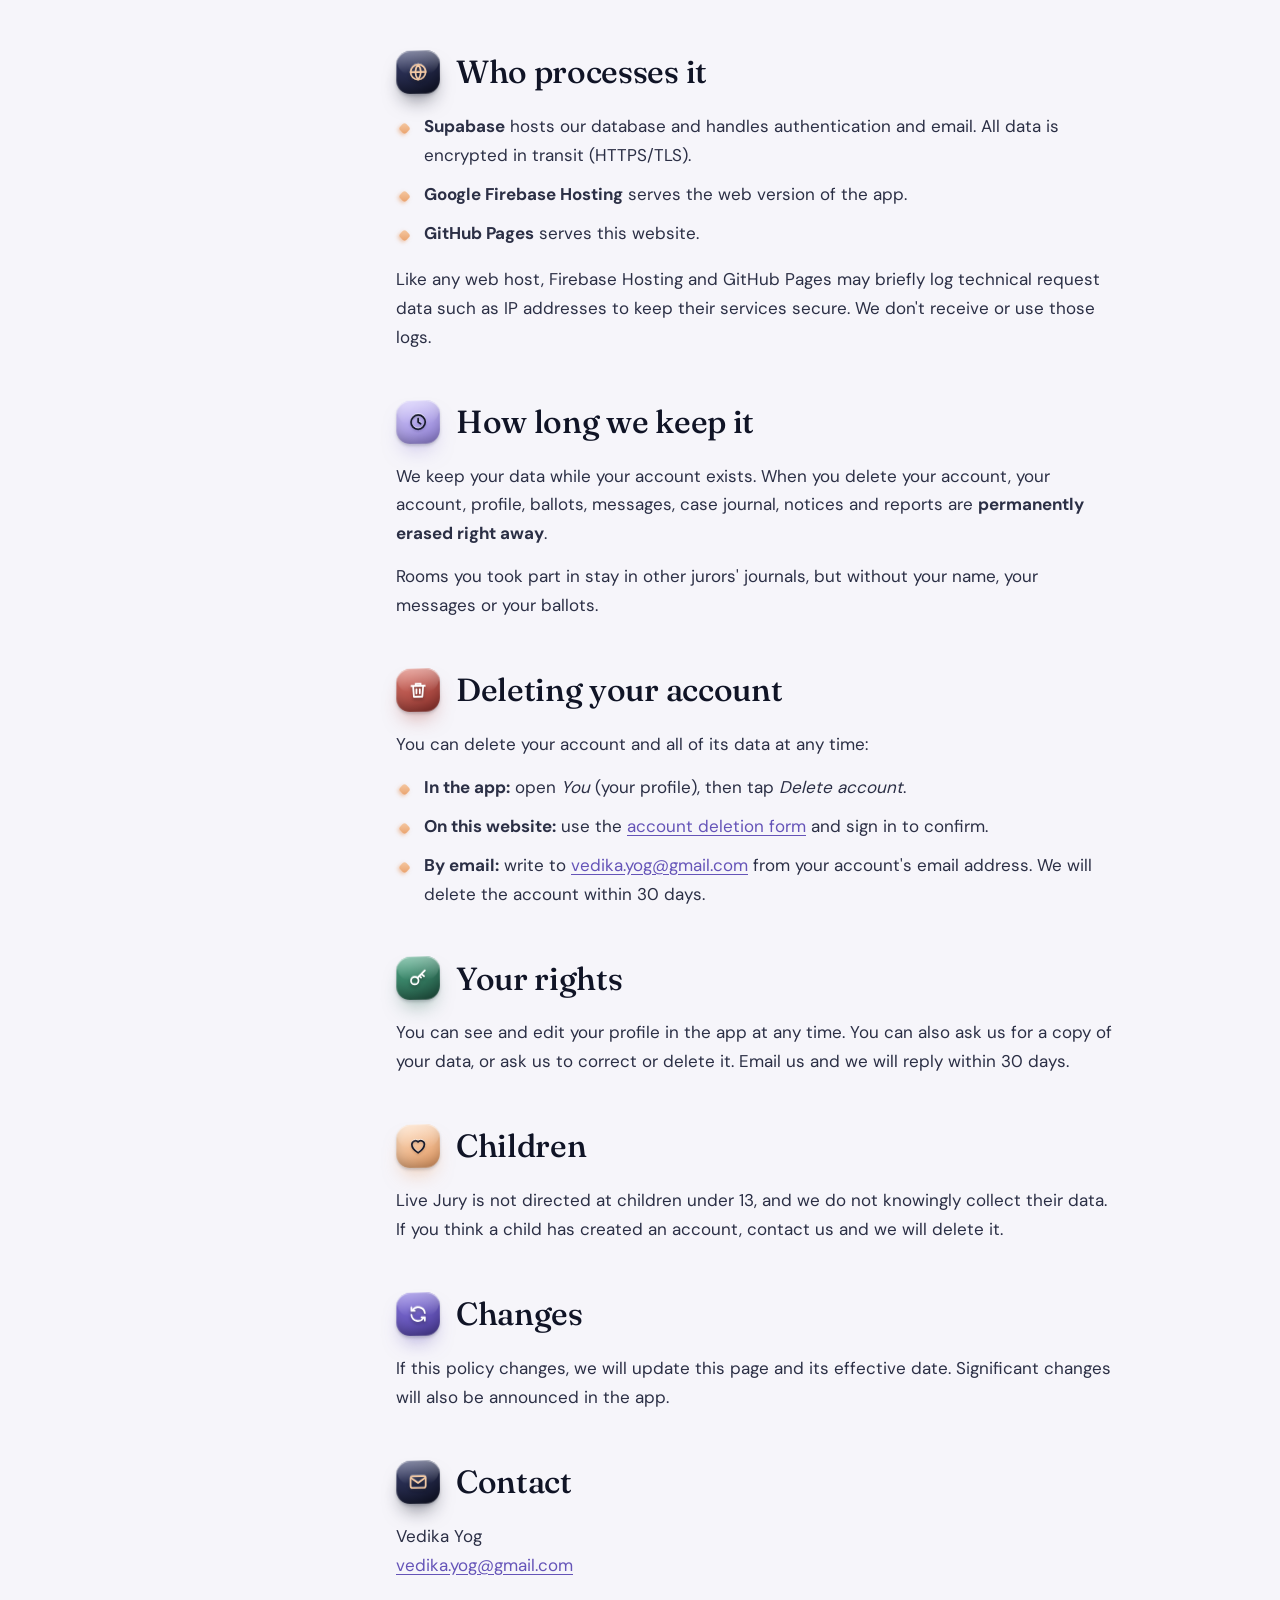
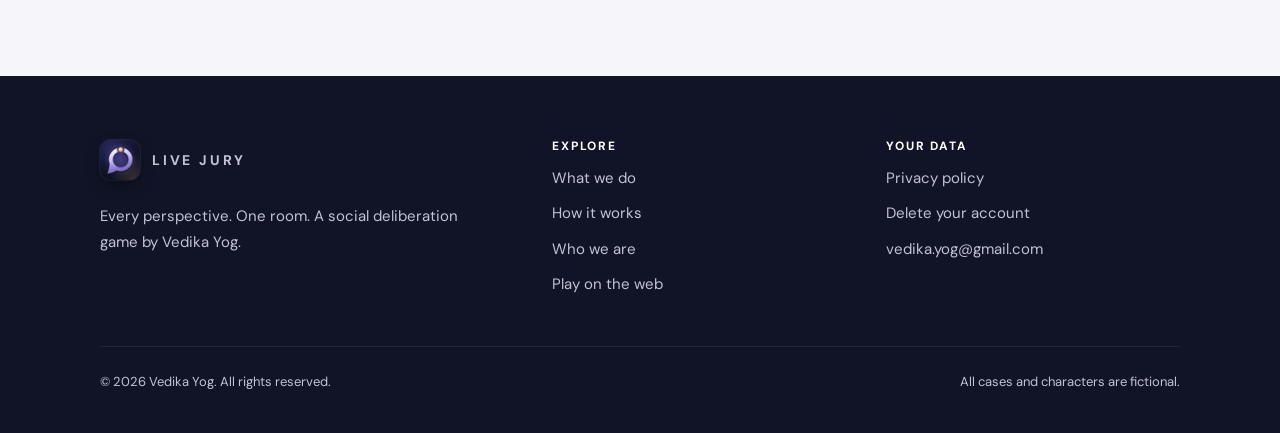
<file: website/privacy.html>
<!DOCTYPE html>
<html lang="en" class="no-js">
<head>
  <meta charset="UTF-8">
  <meta name="viewport" content="width=device-width, initial-scale=1.0">
  <title>Privacy Policy · Live Jury</title>
  <meta name="description" content="How Live Jury (The Jury Room) collects, uses, protects and deletes your data.">
  <meta name="theme-color" content="#101426">
  <link rel="icon" type="image/png" href="assets/img/favicon.png">
  <link rel="apple-touch-icon" href="assets/img/icon-192.png">
  <link rel="stylesheet" href="assets/css/site.css">
</head>
<body class="page">
<svg xmlns="http://www.w3.org/2000/svg" style="display:none" aria-hidden="true">
  <symbol id="i-seat" viewBox="0 0 24 24" fill="none" stroke="currentColor" stroke-width="2" stroke-linecap="round" stroke-linejoin="round"><path d="M7 13V6a3 3 0 0 1 3-3h4a3 3 0 0 1 3 3v7"/><rect x="4" y="13" width="16" height="4" rx="2"/><path d="M7 17v4M17 17v4"/></symbol>
  <symbol id="i-file" viewBox="0 0 24 24" fill="none" stroke="currentColor" stroke-width="2" stroke-linecap="round" stroke-linejoin="round"><path d="M14 3H7a2 2 0 0 0-2 2v14a2 2 0 0 0 2 2h10a2 2 0 0 0 2-2V8z"/><path d="M14 3v5h5M9 13h6M9 17h4"/></symbol>
  <symbol id="i-search" viewBox="0 0 24 24" fill="none" stroke="currentColor" stroke-width="2" stroke-linecap="round" stroke-linejoin="round"><circle cx="11" cy="11" r="6.5"/><path d="m20 20-4.2-4.2M8.5 11h5"/></symbol>
  <symbol id="i-chat" viewBox="0 0 24 24" fill="none" stroke="currentColor" stroke-width="2" stroke-linecap="round" stroke-linejoin="round"><path d="M21 11.5a8.5 8.5 0 0 1-12.4 7.6L3 20.5l1.5-5A8.5 8.5 0 1 1 21 11.5z"/><path d="M8.5 11.5h.01M12.5 11.5h.01M16.5 11.5h.01"/></symbol>
  <symbol id="i-scale" viewBox="0 0 24 24" fill="none" stroke="currentColor" stroke-width="2" stroke-linecap="round" stroke-linejoin="round"><path d="M12 3v17M7 20h10M5 7h14M12 5l-7 2M12 5l7 2"/><path d="m5 7-3 6a3 3 0 0 0 6 0zM19 7l-3 6a3 3 0 0 0 6 0z"/></symbol>
  <symbol id="i-lock" viewBox="0 0 24 24" fill="none" stroke="currentColor" stroke-width="2" stroke-linecap="round" stroke-linejoin="round"><rect x="4.5" y="10.5" width="15" height="10.5" rx="2.5"/><path d="M8 10.5V7.5a4 4 0 0 1 8 0v3M12 15v2"/></symbol>
  <symbol id="i-users" viewBox="0 0 24 24" fill="none" stroke="currentColor" stroke-width="2" stroke-linecap="round" stroke-linejoin="round"><circle cx="9" cy="8" r="3.5"/><path d="M2.5 20a6.5 6.5 0 0 1 13 0"/><circle cx="17" cy="9" r="2.5"/><path d="M16 14.2a5 5 0 0 1 5.5 4.8"/></symbol>
  <symbol id="i-star" viewBox="0 0 24 24" fill="none" stroke="currentColor" stroke-width="2" stroke-linecap="round" stroke-linejoin="round"><path d="m12 3 2.6 5.6 6.1.7-4.5 4.2 1.2 6L12 16.5l-5.4 3 1.2-6-4.5-4.2 6.1-.7z"/></symbol>
  <symbol id="i-heart" viewBox="0 0 24 24" fill="none" stroke="currentColor" stroke-width="2" stroke-linecap="round" stroke-linejoin="round"><path d="M12 20s-7.5-4.6-7.5-10.2A4.3 4.3 0 0 1 12 7a4.3 4.3 0 0 1 7.5 2.8C19.5 15.4 12 20 12 20z"/></symbol>
  <symbol id="i-shield" viewBox="0 0 24 24" fill="none" stroke="currentColor" stroke-width="2" stroke-linecap="round" stroke-linejoin="round"><path d="M12 3 4.5 6v5.5c0 4.7 3.2 8.2 7.5 9.5 4.3-1.3 7.5-4.8 7.5-9.5V6z"/><path d="m9 12 2.2 2.2L15.5 10"/></symbol>
  <symbol id="i-pen" viewBox="0 0 24 24" fill="none" stroke="currentColor" stroke-width="2" stroke-linecap="round" stroke-linejoin="round"><path d="M4 20l1-4.5L16.5 4a2.1 2.1 0 0 1 3 3L8 18.5z"/><path d="m14.5 6 3 3M13 20h7"/></symbol>
  <symbol id="i-trash" viewBox="0 0 24 24" fill="none" stroke="currentColor" stroke-width="2" stroke-linecap="round" stroke-linejoin="round"><path d="M4 7h16M9 7V4.5h6V7M6 7l1 13h10l1-13M10 11v5M14 11v5"/></symbol>
  <symbol id="i-globe" viewBox="0 0 24 24" fill="none" stroke="currentColor" stroke-width="2" stroke-linecap="round" stroke-linejoin="round"><circle cx="12" cy="12" r="9"/><path d="M3 12h18M12 3a14 14 0 0 1 0 18M12 3a14 14 0 0 0 0 18"/></symbol>
  <symbol id="i-play" viewBox="0 0 24 24" fill="currentColor"><path d="M6 3.8v16.4a1 1 0 0 0 1.5.9l13.2-8.2a1 1 0 0 0 0-1.8L7.5 2.9A1 1 0 0 0 6 3.8z"/></symbol>
  <symbol id="i-check" viewBox="0 0 24 24" fill="none" stroke="currentColor" stroke-width="2.4" stroke-linecap="round" stroke-linejoin="round"><path d="m5 12.5 4.5 4.5L19 7.5"/></symbol>
  <symbol id="i-mail" viewBox="0 0 24 24" fill="none" stroke="currentColor" stroke-width="2" stroke-linecap="round" stroke-linejoin="round"><rect x="3" y="5" width="18" height="14" rx="2.5"/><path d="m3.5 7 8.5 6 8.5-6"/></symbol>
  <symbol id="i-menu" viewBox="0 0 24 24" fill="none" stroke="currentColor" stroke-width="2" stroke-linecap="round"><path d="M4 7h16M4 12h16M4 17h16"/></symbol>
  <symbol id="i-arrow" viewBox="0 0 24 24" fill="none" stroke="currentColor" stroke-width="2" stroke-linecap="round" stroke-linejoin="round"><path d="M5 12h14M13 6l6 6-6 6"/></symbol>
  <symbol id="i-ban" viewBox="0 0 24 24" fill="none" stroke="currentColor" stroke-width="2" stroke-linecap="round"><circle cx="12" cy="12" r="8.5"/><path d="m6 6 12 12"/></symbol>
  <symbol id="i-db" viewBox="0 0 24 24" fill="none" stroke="currentColor" stroke-width="2" stroke-linecap="round" stroke-linejoin="round"><ellipse cx="12" cy="5.5" rx="7" ry="2.5"/><path d="M5 5.5v13c0 1.4 3.1 2.5 7 2.5s7-1.1 7-2.5v-13M5 12c0 1.4 3.1 2.5 7 2.5s7-1.1 7-2.5"/></symbol>
  <symbol id="i-clock" viewBox="0 0 24 24" fill="none" stroke="currentColor" stroke-width="2" stroke-linecap="round" stroke-linejoin="round"><circle cx="12" cy="12" r="8.5"/><path d="M12 7.5V12l3 2"/></symbol>
  <symbol id="i-user" viewBox="0 0 24 24" fill="none" stroke="currentColor" stroke-width="2" stroke-linecap="round" stroke-linejoin="round"><circle cx="12" cy="8" r="4"/><path d="M4.5 21a7.5 7.5 0 0 1 15 0"/></symbol>
  <symbol id="i-refresh" viewBox="0 0 24 24" fill="none" stroke="currentColor" stroke-width="2" stroke-linecap="round" stroke-linejoin="round"><path d="M20 11A8 8 0 0 0 5.3 7.5M4 4v4h4M4 13a8 8 0 0 0 14.7 3.5M20 20v-4h-4"/></symbol>
  <symbol id="i-key" viewBox="0 0 24 24" fill="none" stroke="currentColor" stroke-width="2" stroke-linecap="round" stroke-linejoin="round"><circle cx="8" cy="15" r="4.5"/><path d="M11.2 11.8 20 3M16 7l3 3M13.5 9.5l2 2"/></symbol>
  <symbol id="i-sparkle" viewBox="0 0 24 24" fill="none" stroke="currentColor" stroke-width="2" stroke-linecap="round" stroke-linejoin="round"><path d="M12 3c.6 4.2 2.8 6.4 7 7-4.2.6-6.4 2.8-7 7-.6-4.2-2.8-6.4-7-7 4.2-.6 6.4-2.8 7-7zM19 16.5c.2 1.4.9 2.1 2.3 2.3-1.4.2-2.1.9-2.3 2.3-.2-1.4-.9-2.1-2.3-2.3 1.4-.2 2.1-.9 2.3-2.3z"/></symbol>
  <symbol id="i-flag" viewBox="0 0 24 24" fill="none" stroke="currentColor" stroke-width="2" stroke-linecap="round" stroke-linejoin="round"><path d="M5 21V4M5 4h11l-2 4 2 4H5"/></symbol>
</svg>
<a class="skip" href="#main">Skip to content</a>
<header class="site-header">
  <nav class="wrap nav" aria-label="Main">
    <a class="brand" href="./"><img src="assets/img/icon-192.png" alt="" width="40" height="40">LIVE JURY</a>
    <button class="menu-toggle" type="button" aria-expanded="false" aria-controls="nav-links" aria-label="Open menu"><svg><use href="#i-menu"/></svg></button>
    <ul class="nav-links" id="nav-links">
      <li><a href="./#what">What we do</a></li>
      <li><a href="./#how">How it works</a></li>
      <li><a href="./#who">Who we are</a></li>
      <li><a href="privacy.html" aria-current="page">Privacy</a></li>
      <li><a class="btn btn-primary" href="https://live-jury.web.app" rel="noopener">Play now</a></li>
    </ul>
  </nav>
</header>

<main id="main">
  <div class="page-hero on-dark">
    <div class="wrap">
      <span class="icon forest reveal"><svg><use href="#i-shield"/></svg></span>
      <div>
        <span class="eyebrow reveal">Privacy policy</span>
        <h1 class="reveal" data-delay="1">Your data in Live Jury</h1>
        <p class="reveal" data-delay="2">Effective 4 November 2026 · Applies to the Live Jury Android app, the web app and this website.</p>
      </div>
    </div>
  </div>

  <div class="wrap doc">
    <nav class="toc" aria-label="On this page">
      <strong>On this page</strong>
      <ol>
        <li><a href="#who">Who we are</a></li>
        <li><a href="#collect">What we collect</a></li>
        <li><a href="#use">How we use it</a></li>
        <li><a href="#share">Who processes it</a></li>
        <li><a href="#keep">How long we keep it</a></li>
        <li><a href="#delete">Deleting your account</a></li>
        <li><a href="#rights">Your rights</a></li>
        <li><a href="#children">Children</a></li>
        <li><a href="#changes">Changes</a></li>
        <li><a href="#contact">Contact</a></li>
      </ol>
    </nav>

    <article class="prose">
      <section id="who">
        <h2><span class="icon glow"><svg><use href="#i-user"/></svg></span>Who we are</h2>
        <p>Live Jury (shown in the app as "The Jury Room") is a social deliberation game published independently by <strong>Vedika Yog</strong> ("we", "us"). This policy explains what we collect, why, who processes it, and how you can delete it.</p>
        <div class="callout good"><strong>The short version:</strong> we collect only what the game needs, we never sell it or use it for ads, and you can delete everything at any time.</div>
      </section>

      <section id="collect">
        <h2><span class="icon apricot"><svg><use href="#i-db"/></svg></span>What we collect</h2>
        <p>If you create an account, we store:</p>
        <ul>
          <li><strong>Account details:</strong> your email address and password. Passwords are stored only as a secure hash by our authentication provider. We never see them.</li>
          <li><strong>Profile:</strong> your display name, points and in-app preferences (haptics, notifications).</li>
          <li><strong>Game activity:</strong> rooms you join, exhibits you review, your ballots and written reasons, chat messages you send in a jury room, and your case journal.</li>
          <li><strong>Safety records:</strong> messages you report, and reports made about your messages.</li>
          <li><strong>In-app notices:</strong> notifications shown inside the app and whether you have read them.</li>
        </ul>
        <p>We do <strong>not</strong> collect your location, contacts, photos, device identifiers or advertising IDs. The app and this website have no ads, no analytics and no third-party tracking.</p>
      </section>

      <section id="use">
        <h2><span class="icon"><svg><use href="#i-sparkle"/></svg></span>How we use it</h2>
        <ul>
          <li>To sign you in and keep your profile and progress across devices.</li>
          <li>To run jury rooms: seating you with other jurors, showing your display name and messages to people in the same room, and calculating results and points.</li>
          <li>To show the leaderboard, which lists display names and points.</li>
          <li>To keep conversations respectful, by reviewing reported messages and suspending accounts that break the rules.</li>
          <li>To send password-reset emails when you ask for one.</li>
        </ul>
        <p>Your individual ballots are visible only to you. Other jurors see only the room's combined result. We do not sell or rent your data, or share it for advertising.</p>
      </section>

      <section id="share">
        <h2><span class="icon night"><svg><use href="#i-globe"/></svg></span>Who processes it</h2>
        <ul>
          <li><strong>Supabase</strong> hosts our database and handles authentication and email. All data is encrypted in transit (HTTPS/TLS).</li>
          <li><strong>Google Firebase Hosting</strong> serves the web version of the app.</li>
          <li><strong>GitHub Pages</strong> serves this website.</li>
        </ul>
        <p>Like any web host, Firebase Hosting and GitHub Pages may briefly log technical request data such as IP addresses to keep their services secure. We don't receive or use those logs.</p>
      </section>

      <section id="keep">
        <h2><span class="icon glow"><svg><use href="#i-clock"/></svg></span>How long we keep it</h2>
        <p>We keep your data while your account exists. When you delete your account, your account, profile, ballots, messages, case journal, notices and reports are <strong>permanently erased right away</strong>.</p>
        <p>Rooms you took part in stay in other jurors' journals, but without your name, your messages or your ballots.</p>
      </section>

      <section id="delete">
        <h2><span class="icon clay"><svg><use href="#i-trash"/></svg></span>Deleting your account</h2>
        <p>You can delete your account and all of its data at any time:</p>
        <ul>
          <li><strong>In the app:</strong> open <em>You</em> (your profile), then tap <em>Delete account</em>.</li>
          <li><strong>On this website:</strong> use the <a href="delete-account.html">account deletion form</a> and sign in to confirm.</li>
          <li><strong>By email:</strong> write to <a href="mailto:vedika.yog@gmail.com?subject=Delete%20my%20Live%20Jury%20account">vedika.yog@gmail.com</a> from your account's email address. We will delete the account within 30 days.</li>
        </ul>
      </section>

      <section id="rights">
        <h2><span class="icon forest"><svg><use href="#i-key"/></svg></span>Your rights</h2>
        <p>You can see and edit your profile in the app at any time. You can also ask us for a copy of your data, or ask us to correct or delete it. Email us and we will reply within 30 days.</p>
      </section>

      <section id="children">
        <h2><span class="icon apricot"><svg><use href="#i-heart"/></svg></span>Children</h2>
        <p>Live Jury is not directed at children under 13, and we do not knowingly collect their data. If you think a child has created an account, contact us and we will delete it.</p>
      </section>

      <section id="changes">
        <h2><span class="icon"><svg><use href="#i-refresh"/></svg></span>Changes</h2>
        <p>If this policy changes, we will update this page and its effective date. Significant changes will also be announced in the app.</p>
      </section>

      <section id="contact">
        <h2><span class="icon night"><svg><use href="#i-mail"/></svg></span>Contact</h2>
        <p>Vedika Yog<br><a href="mailto:vedika.yog@gmail.com">vedika.yog@gmail.com</a></p>
      </section>
    </article>
  </div>
</main>

<footer class="site-footer">
  <div class="wrap">
    <div class="footer-grid">
      <div>
        <a class="brand" href="./"><img src="assets/img/icon-192.png" alt="" width="40" height="40">LIVE JURY</a>
        <p>Every perspective. One room. A social deliberation game by Vedika Yog.</p>
      </div>
      <div>
        <h4>Explore</h4>
        <ul>
          <li><a href="./#what">What we do</a></li>
          <li><a href="./#how">How it works</a></li>
          <li><a href="./#who">Who we are</a></li>
          <li><a href="https://live-jury.web.app" rel="noopener">Play on the web</a></li>
        </ul>
      </div>
      <div>
        <h4>Your data</h4>
        <ul>
          <li><a href="privacy.html">Privacy policy</a></li>
          <li><a href="delete-account.html">Delete your account</a></li>
          <li><a href="mailto:vedika.yog@gmail.com">vedika.yog@gmail.com</a></li>
        </ul>
      </div>
    </div>
    <div class="footer-bottom">
      <span>© <span data-year>2026</span> Vedika Yog. All rights reserved.</span>
      <span>All cases and characters are fictional.</span>
    </div>
  </div>
</footer>
<script src="assets/js/site.js"></script>
</body>
</html>
</file>
<file: website/assets/css/site.css>
/* Live Jury website. Palette and type mirror the app (lib/design/tokens.dart). */

@font-face { font-family: "Fraunces"; src: url("../fonts/Fraunces-Variable.ttf") format("truetype"); font-weight: 100 900; font-display: swap; }
@font-face { font-family: "DM Sans"; src: url("../fonts/DMSans-Variable.ttf") format("truetype"); font-weight: 100 1000; font-display: swap; }

:root {
  --night: #101426;
  --night-2: #181d36;
  --night-raised: #282d49;
  --paper: #f6f5fa;
  --white: #ffffff;
  --apricot: #f5caa5;
  --apricot-deep: #e9a06a;
  --lilac: #ece9f5;
  --violet: #6554b8;
  --violet-deep: #4a3b98;
  --glow: #a99ae3;
  --muted: #646579;
  --mist: #c1c3d4;
  --rule: #e1dfeb;
  --clay: #a73d37;
  --forest: #286650;

  --display: "Fraunces", Georgia, "Times New Roman", serif;
  --body: "DM Sans", system-ui, -apple-system, "Segoe UI", sans-serif;

  --radius-sm: 12px;
  --radius: 20px;
  --radius-lg: 28px;
  --shadow-card: 0 1px 2px rgba(16, 20, 38, .06), 0 8px 24px -8px rgba(16, 20, 38, .12), 0 24px 48px -24px rgba(16, 20, 38, .18);
  --shadow-lift: 0 2px 4px rgba(16, 20, 38, .08), 0 16px 32px -10px rgba(16, 20, 38, .2), 0 40px 64px -32px rgba(101, 84, 184, .35);
  --max: 1160px;
  --gutter: clamp(16px, 4vw, 40px);
}

*, *::before, *::after { box-sizing: border-box; }
html { scroll-behavior: smooth; -webkit-text-size-adjust: 100%; }
body { margin: 0; background: var(--paper); color: var(--night); font: 400 17px/1.7 var(--body); overflow-x: hidden; }
img, svg { display: block; max-width: 100%; }
img { height: auto; }
a { color: var(--violet); text-underline-offset: 3px; }
h1, h2, h3 { font-family: var(--display); font-weight: 500; line-height: 1.12; margin: 0; letter-spacing: -.01em; }
p { margin: 0; }
::selection { background: var(--apricot); color: var(--night); }
:focus-visible { outline: 3px solid var(--glow); outline-offset: 3px; border-radius: 6px; }

.wrap { width: 100%; max-width: var(--max); margin: 0 auto; padding: 0 var(--gutter); }
.eyebrow { display: inline-flex; align-items: center; gap: 10px; font: 700 12px/1 var(--body); letter-spacing: .18em; text-transform: uppercase; color: var(--violet); }
.eyebrow::before { content: ""; width: 24px; height: 2px; border-radius: 2px; background: currentColor; }
.on-dark .eyebrow, .eyebrow.on-dark { color: var(--apricot); }
.lead { font-size: clamp(17px, 2vw, 20px); color: var(--muted); max-width: 60ch; }
.on-dark .lead { color: var(--mist); }
.skip { position: absolute; left: -9999px; top: 8px; z-index: 100; background: var(--white); padding: 10px 16px; border-radius: 10px; }
.skip:focus { left: 8px; }

/* ---------- Buttons ---------- */
.btn { display: inline-flex; align-items: center; justify-content: center; gap: 10px; min-height: 52px; padding: 0 24px; border-radius: 16px; border: 0; font: 700 16px/1 var(--body); text-decoration: none; cursor: pointer; transition: transform .2s ease, box-shadow .2s ease, background .2s ease; }
.btn svg { width: 20px; height: 20px; }
.btn-primary { color: var(--night); background: linear-gradient(180deg, #ffe2c8 0%, var(--apricot) 45%, #eeb88d 100%); box-shadow: inset 0 1px 0 rgba(255, 255, 255, .7), inset 0 -3px 0 rgba(160, 90, 40, .25), 0 10px 24px -8px rgba(245, 202, 165, .6), 0 2px 4px rgba(0, 0, 0, .2); }
.btn-primary:hover { transform: translateY(-2px); box-shadow: inset 0 1px 0 rgba(255, 255, 255, .7), inset 0 -3px 0 rgba(160, 90, 40, .25), 0 16px 32px -8px rgba(245, 202, 165, .7), 0 3px 6px rgba(0, 0, 0, .2); }
.btn-ghost { color: var(--white); background: rgba(255, 255, 255, .06); box-shadow: inset 0 0 0 1px rgba(255, 255, 255, .18), inset 0 1px 0 rgba(255, 255, 255, .12); backdrop-filter: blur(8px); }
.btn-ghost:hover { background: rgba(255, 255, 255, .12); transform: translateY(-2px); }
.btn-dark { color: var(--white); background: linear-gradient(180deg, #2a3052, var(--night)); box-shadow: inset 0 1px 0 rgba(255, 255, 255, .14), 0 10px 24px -10px rgba(16, 20, 38, .6); }
.btn-dark:hover { transform: translateY(-2px); }
.btn-danger { color: var(--white); background: linear-gradient(180deg, #c04a43, var(--clay)); box-shadow: inset 0 1px 0 rgba(255, 255, 255, .25), inset 0 -3px 0 rgba(0, 0, 0, .15), 0 10px 24px -10px rgba(167, 61, 55, .6); }
.btn-danger:hover:not(:disabled) { transform: translateY(-2px); }
.btn:disabled { opacity: .5; cursor: not-allowed; transform: none; }

.store-badge { display: inline-flex; align-items: center; gap: 12px; min-height: 52px; padding: 8px 20px 8px 16px; border-radius: 16px; color: var(--white); background: linear-gradient(180deg, #1c2140, #0b0e1c); box-shadow: inset 0 0 0 1px rgba(255, 255, 255, .14), inset 0 1px 0 rgba(255, 255, 255, .1), 0 10px 24px -10px rgba(0, 0, 0, .6); text-decoration: none; }
.store-badge svg { width: 26px; height: 26px; }
.store-badge small { display: block; font: 600 10px/1.2 var(--body); letter-spacing: .12em; text-transform: uppercase; color: var(--mist); }
.store-badge strong { display: block; font: 700 16px/1.2 var(--body); }

/* ---------- Header ---------- */
.site-header { position: sticky; top: 0; z-index: 50; padding: 14px 0; transition: background .3s ease, box-shadow .3s ease; }
.site-header.solid, .page .site-header { background: rgba(16, 20, 38, .82); backdrop-filter: saturate(160%) blur(16px); -webkit-backdrop-filter: saturate(160%) blur(16px); box-shadow: 0 1px 0 rgba(255, 255, 255, .06), 0 12px 32px -16px rgba(0, 0, 0, .5); }
.nav { display: flex; align-items: center; justify-content: space-between; gap: 16px; }
.brand { display: inline-flex; align-items: center; gap: 12px; color: var(--white); text-decoration: none; font: 700 14px/1 var(--body); letter-spacing: .2em; }
.brand img { width: 40px; height: 40px; border-radius: 11px; box-shadow: inset 0 0 0 1px rgba(255, 255, 255, .1), 0 6px 16px -4px rgba(0, 0, 0, .6), 0 0 0 1px rgba(255, 255, 255, .08); }
.nav-links { display: flex; align-items: center; gap: 4px; list-style: none; margin: 0; padding: 0; }
.nav-links a { display: block; padding: 10px 14px; border-radius: 12px; color: var(--mist); text-decoration: none; font-weight: 500; font-size: 15px; transition: color .2s, background .2s; }
.nav-links a:hover, .nav-links a[aria-current="page"] { color: var(--white); background: rgba(255, 255, 255, .08); }
.nav-links a.btn { display: inline-flex; min-height: 44px; padding: 0 18px; font-size: 15px; font-weight: 700; margin-left: 8px; color: var(--night); }
.nav-links a.btn:hover { color: var(--night); background: linear-gradient(180deg, #ffe2c8 0%, var(--apricot) 45%, #eeb88d 100%); }
.menu-toggle { display: none; width: 48px; height: 48px; border-radius: 14px; border: 0; color: var(--white); background: rgba(255, 255, 255, .08); box-shadow: inset 0 0 0 1px rgba(255, 255, 255, .14); cursor: pointer; }
.menu-toggle svg { width: 22px; height: 22px; margin: auto; }

@media (max-width: 860px) {
  .menu-toggle { display: grid; }
  .nav-links { position: absolute; top: 100%; left: var(--gutter); right: var(--gutter); flex-direction: column; align-items: stretch; gap: 2px; padding: 10px; border-radius: 20px; background: rgba(24, 29, 54, .97); backdrop-filter: blur(16px); box-shadow: inset 0 0 0 1px rgba(255, 255, 255, .1), 0 24px 48px -12px rgba(0, 0, 0, .6); opacity: 0; visibility: hidden; transform: translateY(-8px); transition: opacity .2s, transform .2s, visibility .2s; }
  .nav-links.open { opacity: 1; visibility: visible; transform: none; }
  .nav-links a { padding: 14px 16px; }
  .nav-links .btn { margin: 6px 0 0; }
}

/* ---------- Hero ---------- */
.hero { position: relative; margin-top: -80px; padding: 140px 0 120px; color: var(--white); background:
  radial-gradient(900px 500px at 80% 10%, rgba(101, 84, 184, .45), transparent 60%),
  radial-gradient(700px 500px at 10% 90%, rgba(245, 202, 165, .14), transparent 60%),
  linear-gradient(180deg, #0c0f1e 0%, var(--night) 60%, #141935 100%); overflow: hidden; isolation: isolate; }
.hero::before { content: ""; position: absolute; inset: 0; z-index: -1; opacity: .5; background-image: radial-gradient(rgba(255, 255, 255, .5) 1px, transparent 1px); background-size: 28px 28px; mask-image: radial-gradient(ellipse at 70% 40%, #000 0%, transparent 65%); -webkit-mask-image: radial-gradient(ellipse at 70% 40%, #000 0%, transparent 65%); }
.hero-grid { display: grid; grid-template-columns: 1.05fr 1fr; gap: clamp(32px, 5vw, 72px); align-items: center; }
.hero h1 .nowrap { white-space: nowrap; }
.hero h1 { font-size: clamp(42px, 6.4vw, 78px); margin: 22px 0 24px; font-weight: 400; }
.hero h1 em { font-style: italic; color: var(--apricot); }
.hero-actions { display: flex; flex-wrap: wrap; gap: 14px; margin-top: 36px; }
.trust { display: flex; flex-wrap: wrap; gap: 10px 22px; margin-top: 32px; padding: 0; list-style: none; color: var(--mist); font-size: 14px; }
.trust li { display: inline-flex; align-items: center; gap: 8px; }
.trust svg { width: 18px; height: 18px; color: var(--apricot); }

.chamber { position: relative; aspect-ratio: 1 / .92; perspective: 1200px; }
.chamber svg.table { width: 100%; height: 100%; filter: drop-shadow(0 40px 60px rgba(0, 0, 0, .55)); }
.float-card { position: absolute; display: flex; align-items: center; gap: 12px; padding: 12px 16px 12px 12px; border-radius: 18px; color: var(--white); background: linear-gradient(160deg, rgba(255, 255, 255, .14), rgba(255, 255, 255, .04)); backdrop-filter: blur(14px); -webkit-backdrop-filter: blur(14px); box-shadow: inset 0 0 0 1px rgba(255, 255, 255, .16), inset 0 1px 0 rgba(255, 255, 255, .22), 0 24px 40px -16px rgba(0, 0, 0, .7); font-size: 14px; line-height: 1.3; animation: float 7s ease-in-out infinite; }
.float-card small { display: block; color: var(--mist); font-size: 11px; letter-spacing: .12em; text-transform: uppercase; }
.float-card strong { font-weight: 700; }
.float-card.a { top: 0; left: -6%; }
.float-card.b { top: 6%; right: -6%; animation-delay: -3.5s; }
.float-card .icon { --size: 40px; --r: 12px; }
@keyframes float { 0%, 100% { transform: translateY(0); } 50% { transform: translateY(-10px); } }

@media (max-width: 900px) {
  .hero { padding: 120px 0 80px; }
  .hero-grid { grid-template-columns: 1fr; }
  .chamber { max-width: 480px; margin: 8px auto 0; width: 100%; }
  .float-card.a { top: -4%; left: 0; }
  .float-card.b { top: auto; bottom: -14%; right: 0; }
  .chamber { margin-bottom: 56px; }
}

/* ---------- Depth icons ----------
   A tile is three stacked layers: a coloured body with an inner bevel, a glossy
   top highlight (::before), and a soft coloured cast shadow beneath. The glyph
   itself carries its own drop shadow so it reads as embossed onto the tile. */
.icon { --size: 64px; --r: 20px; --c1: #8a78e6; --c2: var(--violet-deep); --cast: rgba(101, 84, 184, .55); --ink: #fff;
  position: relative; flex: none; display: grid; place-items: center; width: var(--size); height: var(--size); border-radius: var(--r); color: var(--ink);
  background: linear-gradient(150deg, var(--c1) 0%, var(--c2) 100%);
  box-shadow:
    inset 0 1px 0 rgba(255, 255, 255, .45),
    inset 0 -8px 16px -6px rgba(0, 0, 0, .35),
    inset 0 0 0 1px rgba(255, 255, 255, .08),
    0 2px 3px rgba(16, 20, 38, .18),
    0 12px 20px -8px var(--cast),
    0 28px 36px -20px rgba(16, 20, 38, .45);
  transform: perspective(500px) rotateX(10deg) rotateY(-8deg);
  transition: transform .35s cubic-bezier(.2, .8, .2, 1), box-shadow .35s; }
.icon::before { content: ""; position: absolute; inset: 1px 1px 45% 1px; border-radius: calc(var(--r) - 1px) calc(var(--r) - 1px) 40% 40% / calc(var(--r) - 1px) calc(var(--r) - 1px) 18px 18px; background: linear-gradient(180deg, rgba(255, 255, 255, .38), rgba(255, 255, 255, 0)); pointer-events: none; }
.icon svg { position: relative; width: 46%; height: 46%; filter: drop-shadow(0 2px 1.5px rgba(0, 0, 0, .35)) drop-shadow(0 -1px 0 rgba(255, 255, 255, .25)); }
.icon.apricot { --c1: #ffe0c4; --c2: #e59a62; --cast: rgba(229, 154, 98, .55); --ink: var(--night); }
.icon.apricot svg { filter: drop-shadow(0 1.5px 1px rgba(120, 60, 20, .35)) drop-shadow(0 -1px 0 rgba(255, 255, 255, .6)); }
.icon.night { --c1: #3a4170; --c2: #0d1022; --cast: rgba(16, 20, 38, .6); --ink: var(--apricot); }
.icon.forest { --c1: #4fae8a; --c2: #1d4d3c; --cast: rgba(40, 102, 80, .5); }
.icon.clay { --c1: #e27a6e; --c2: #8c2f2a; --cast: rgba(167, 61, 55, .5); }
.icon.glow { --c1: #d6ccff; --c2: #8f7fd6; --cast: rgba(143, 127, 214, .5); --ink: var(--night); }
.icon.glow svg { filter: drop-shadow(0 1.5px 1px rgba(40, 30, 100, .35)) drop-shadow(0 -1px 0 rgba(255, 255, 255, .6)); }
.lift:hover .icon { transform: perspective(500px) rotateX(0) rotateY(0) translateY(-4px) scale(1.04); }

/* ---------- Sections ---------- */
section { padding: clamp(72px, 10vw, 128px) 0; }
.section-head { max-width: 720px; margin-bottom: clamp(40px, 6vw, 64px); }
.section-head h2 { font-size: clamp(34px, 5vw, 56px); margin: 18px 0 18px; }
.section-head.center { margin-left: auto; margin-right: auto; text-align: center; }
.section-head.center .eyebrow::after { content: ""; width: 24px; height: 2px; border-radius: 2px; background: currentColor; }

.grid-3 { display: grid; grid-template-columns: repeat(3, 1fr); gap: 24px; }
@media (max-width: 960px) { .grid-3 { grid-template-columns: repeat(2, 1fr); } }
@media (max-width: 620px) { .grid-3 { grid-template-columns: 1fr; } }

.card { position: relative; padding: 32px; border-radius: var(--radius-lg); background: linear-gradient(180deg, var(--white), #fbfaff); box-shadow: var(--shadow-card), inset 0 0 0 1px rgba(16, 20, 38, .05), inset 0 1px 0 #fff; transition: transform .35s cubic-bezier(.2, .8, .2, 1), box-shadow .35s; }
.card:hover { transform: translateY(-6px); box-shadow: var(--shadow-lift), inset 0 0 0 1px rgba(101, 84, 184, .12); }
.card h3 { font-size: 24px; margin: 28px 0 10px; }
.card p { color: var(--muted); font-size: 16px; }

/* Steps */
.steps { position: relative; display: grid; grid-template-columns: repeat(4, 1fr); gap: 24px; counter-reset: step; list-style: none; margin: 0; padding: 0; }
.steps::before { content: ""; position: absolute; top: 40px; left: 10%; right: 10%; height: 2px; background: linear-gradient(90deg, transparent, var(--glow) 15%, var(--apricot) 85%, transparent); opacity: .6; }
.step { position: relative; text-align: center; padding: 0 8px; }
.step .icon { --size: 80px; --r: 24px; margin: 0 auto 28px; }
.step .num { position: absolute; top: -8px; left: calc(50% + 24px); z-index: 2; display: grid; place-items: center; width: 30px; height: 30px; border-radius: 50%; font: 700 13px/1 var(--body); color: var(--night); background: linear-gradient(180deg, #fff, var(--lilac)); box-shadow: 0 4px 10px -2px rgba(16, 20, 38, .3), inset 0 0 0 1px rgba(16, 20, 38, .06); }
.step h3 { font-size: 22px; margin-bottom: 10px; }
.step p { color: var(--muted); font-size: 15.5px; }
@media (max-width: 900px) {
  .steps { grid-template-columns: 1fr 1fr; row-gap: 48px; }
  .steps::before { display: none; }
}
@media (max-width: 520px) { .steps { grid-template-columns: 1fr; } }

/* Dark band */
.band { position: relative; color: var(--white); background: radial-gradient(800px 400px at 15% 0%, rgba(101, 84, 184, .4), transparent 60%), radial-gradient(600px 400px at 100% 100%, rgba(245, 202, 165, .12), transparent 60%), var(--night); overflow: hidden; }
.band .card { background: linear-gradient(180deg, rgba(255, 255, 255, .07), rgba(255, 255, 255, .02)); box-shadow: inset 0 0 0 1px rgba(255, 255, 255, .1), inset 0 1px 0 rgba(255, 255, 255, .12), 0 30px 60px -30px rgba(0, 0, 0, .8); }
.band .card:hover { box-shadow: inset 0 0 0 1px rgba(245, 202, 165, .25), inset 0 1px 0 rgba(255, 255, 255, .15), 0 40px 70px -30px rgba(0, 0, 0, .9); }
.band .card p { color: var(--mist); }

/* About */
.about { display: grid; grid-template-columns: .9fr 1.1fr; gap: clamp(40px, 6vw, 96px); align-items: center; }
.about-art { position: relative; display: grid; place-items: center; aspect-ratio: 1; max-width: 440px; width: 100%; margin: 0 auto; }
.about-art::before { content: ""; position: absolute; inset: 8%; border-radius: 50%; background: radial-gradient(circle, rgba(169, 154, 227, .55), transparent 65%); filter: blur(20px); }
.about-art img { position: relative; width: 72%; border-radius: 22%; transform: perspective(900px) rotateX(12deg) rotateY(-16deg) rotateZ(2deg); box-shadow: inset 0 0 0 1px rgba(255, 255, 255, .1), 0 2px 4px rgba(16, 20, 38, .2), 0 30px 50px -16px rgba(16, 20, 38, .55), 0 70px 90px -40px rgba(101, 84, 184, .7), -24px 24px 0 -12px rgba(101, 84, 184, .18); transition: transform .6s cubic-bezier(.2, .8, .2, 1); }
.about-art:hover img { transform: perspective(900px) rotateX(4deg) rotateY(-4deg); }
.about-art .orbit { position: absolute; border-radius: 50%; border: 1px dashed rgba(101, 84, 184, .3); inset: 0; }
.about-art .orbit.inner { inset: 14%; border-style: solid; border-color: rgba(101, 84, 184, .12); }
.about h2 { font-size: clamp(34px, 5vw, 52px); margin: 18px 0 22px; }
.about p + p { margin-top: 16px; }
.values { display: grid; gap: 14px; margin-top: 32px; }
.value { display: flex; gap: 18px; align-items: center; padding: 16px 20px 16px 16px; border-radius: var(--radius); background: var(--white); box-shadow: var(--shadow-card), inset 0 0 0 1px rgba(16, 20, 38, .05); }
.value .icon { --size: 52px; --r: 16px; }
.value strong { display: block; font-size: 16px; }
.value div span { color: var(--muted); font-size: 15px; line-height: 1.5; }
@media (max-width: 900px) { .about { grid-template-columns: 1fr; } .about-art { max-width: 320px; } }

/* CTA */
.cta { position: relative; padding: clamp(40px, 6vw, 72px); border-radius: 36px; color: var(--white); text-align: center; background: radial-gradient(600px 300px at 50% 0%, rgba(245, 202, 165, .25), transparent 70%), linear-gradient(160deg, #2b2462, var(--night) 70%); box-shadow: inset 0 1px 0 rgba(255, 255, 255, .14), inset 0 0 0 1px rgba(255, 255, 255, .06), 0 40px 80px -40px rgba(101, 84, 184, .8); overflow: hidden; }
.cta h2 { font-size: clamp(32px, 5vw, 52px); margin: 18px auto 16px; max-width: 18ch; }
.cta .lead { margin: 0 auto; }
.cta .hero-actions { justify-content: center; }

/* Footer */
.site-footer { padding: 64px 0 40px; color: var(--mist); background: var(--night); font-size: 15px; }
.footer-grid { display: grid; grid-template-columns: 1.4fr 1fr 1fr; gap: 40px; }
.footer-grid h4 { margin: 0 0 14px; font: 700 12px/1 var(--body); letter-spacing: .16em; text-transform: uppercase; color: var(--white); }
.footer-grid ul { list-style: none; margin: 0; padding: 0; display: grid; gap: 10px; }
.footer-grid a { color: var(--mist); text-decoration: none; }
.footer-grid a:hover { color: var(--apricot); }
.footer-grid p { margin-top: 16px; max-width: 36ch; }
.footer-bottom { display: flex; flex-wrap: wrap; justify-content: space-between; gap: 12px; margin-top: 48px; padding-top: 24px; border-top: 1px solid rgba(255, 255, 255, .08); font-size: 13px; }
@media (max-width: 760px) { .footer-grid { grid-template-columns: 1fr 1fr; } .footer-grid > :first-child { grid-column: 1 / -1; } }

/* ---------- Document pages (privacy, delete account) ---------- */
.page-hero { position: relative; margin-top: -80px; padding: 150px 0 72px; color: var(--white); background: radial-gradient(700px 360px at 85% 0%, rgba(101, 84, 184, .5), transparent 60%), linear-gradient(180deg, #0c0f1e, var(--night)); overflow: hidden; }
.page-hero .wrap { display: flex; gap: 28px; align-items: center; }
.page-hero .icon { --size: 88px; --r: 26px; }
.page-hero h1 { font-size: clamp(38px, 6vw, 64px); margin-top: 14px; }
.page-hero p { margin-top: 12px; color: var(--mist); }
@media (max-width: 640px) { .page-hero .wrap { flex-direction: column; align-items: flex-start; } .page-hero .icon { --size: 68px; --r: 20px; } }

.doc { display: grid; grid-template-columns: 240px 1fr; gap: 56px; padding-top: 64px; padding-bottom: 96px; }
.toc { position: sticky; top: 100px; align-self: start; padding: 20px; border-radius: var(--radius); background: var(--white); box-shadow: var(--shadow-card); }
.toc strong { display: block; font: 700 11px/1 var(--body); letter-spacing: .16em; text-transform: uppercase; color: var(--muted); margin-bottom: 12px; }
.toc ol { margin: 0; padding: 0; list-style: none; display: grid; gap: 2px; counter-reset: toc; }
.toc a { display: block; padding: 8px 10px; border-radius: 10px; color: var(--night); text-decoration: none; font-size: 14.5px; line-height: 1.4; }
.toc a:hover { background: var(--lilac); }
.prose { max-width: 720px; }
.prose section { padding: 0; scroll-margin-top: 100px; }
.prose section + section { margin-top: 48px; }
.prose h2 { display: flex; align-items: center; gap: 16px; font-size: clamp(26px, 3.4vw, 32px); margin-bottom: 18px; }
.prose h2 .icon { --size: 44px; --r: 14px; }
.prose p, .prose li { color: #2b2f45; }
.prose p + p, .prose p + ul, .prose ul + p { margin-top: 14px; }
.prose ul { padding-left: 0; list-style: none; display: grid; gap: 10px; }
.prose ul li { position: relative; padding-left: 28px; }
.prose ul li::before { content: ""; position: absolute; left: 4px; top: .7em; width: 9px; height: 9px; border-radius: 3px; transform: rotate(45deg); background: linear-gradient(135deg, var(--apricot), var(--apricot-deep)); box-shadow: 0 2px 4px rgba(229, 154, 98, .5); }
.callout { margin-top: 20px; padding: 22px 24px; border-radius: var(--radius); background: linear-gradient(180deg, var(--lilac), #e4e0f4); box-shadow: inset 0 1px 0 #fff, inset 0 0 0 1px rgba(101, 84, 184, .1); }
.callout.good { background: linear-gradient(180deg, #e7f3ee, #dbede5); box-shadow: inset 0 1px 0 #fff, inset 0 0 0 1px rgba(40, 102, 80, .14); }
@media (max-width: 900px) { .doc { grid-template-columns: 1fr; gap: 32px; padding-top: 40px; } .toc { position: static; } }

/* Delete form */
.split { display: grid; grid-template-columns: 1fr 1fr; gap: 32px; padding-top: 64px; padding-bottom: 96px; align-items: start; }
@media (max-width: 900px) { .split { grid-template-columns: 1fr; padding-top: 40px; } }
.panel { padding: clamp(24px, 4vw, 40px); border-radius: var(--radius-lg); background: var(--white); box-shadow: var(--shadow-card), inset 0 0 0 1px rgba(16, 20, 38, .05); }
.panel h2 { font-size: 28px; margin-bottom: 8px; }
.panel > p { color: var(--muted); }
.list-check { list-style: none; padding: 0; margin: 20px 0 0; display: grid; gap: 14px; }
.list-check li { display: flex; gap: 14px; align-items: flex-start; }
.list-check .icon { --size: 36px; --r: 11px; margin-top: 2px; }
.list-check strong { display: block; }
.list-check div span { color: var(--muted); font-size: 15px; }
.field { margin-top: 20px; }
.field label { display: block; margin-bottom: 8px; font-weight: 700; font-size: 14px; }
.field input { width: 100%; min-height: 52px; padding: 0 16px; font: 16px var(--body); color: var(--night); border: 0; border-radius: 14px; background: var(--paper); box-shadow: inset 0 2px 4px rgba(16, 20, 38, .08), inset 0 0 0 1px var(--rule); transition: box-shadow .2s; }
.field input:focus { outline: none; box-shadow: inset 0 2px 4px rgba(16, 20, 38, .06), inset 0 0 0 2px var(--violet), 0 0 0 5px rgba(101, 84, 184, .15); }
.confirm { display: flex; gap: 14px; align-items: flex-start; margin-top: 24px; padding: 16px; border-radius: 14px; background: #fbeeec; box-shadow: inset 0 0 0 1px rgba(167, 61, 55, .18); font-size: 15px; line-height: 1.55; cursor: pointer; }
.confirm input { width: 20px; height: 20px; margin: 2px 0 0; accent-color: var(--clay); flex: none; }
.form-actions .btn { width: 100%; margin-top: 24px; }
.status { margin-top: 16px; min-height: 1.5em; font-size: 15px; }
.status.error { color: var(--clay); }
.status.ok { color: var(--forest); font-weight: 600; }
.done { display: none; text-align: center; padding: 16px 0; }
.done .icon { --size: 80px; --r: 24px; margin: 0 auto 20px; }
.done.show { display: block; }

/* ---------- Motion ---------- */
.reveal { opacity: 0; transform: translateY(24px); transition: opacity .8s cubic-bezier(.2, .8, .2, 1), transform .8s cubic-bezier(.2, .8, .2, 1); }
.reveal.in { opacity: 1; transform: none; }
.reveal[data-delay="1"] { transition-delay: .08s; }
.reveal[data-delay="2"] { transition-delay: .16s; }
.reveal[data-delay="3"] { transition-delay: .24s; }
@media (prefers-reduced-motion: reduce) {
  html { scroll-behavior: auto; }
  *, *::before, *::after { animation: none !important; transition: none !important; }
  .reveal { opacity: 1; transform: none; }
}
.no-js .reveal { opacity: 1; transform: none; }
.band .step p { color: var(--mist); }
</file>
